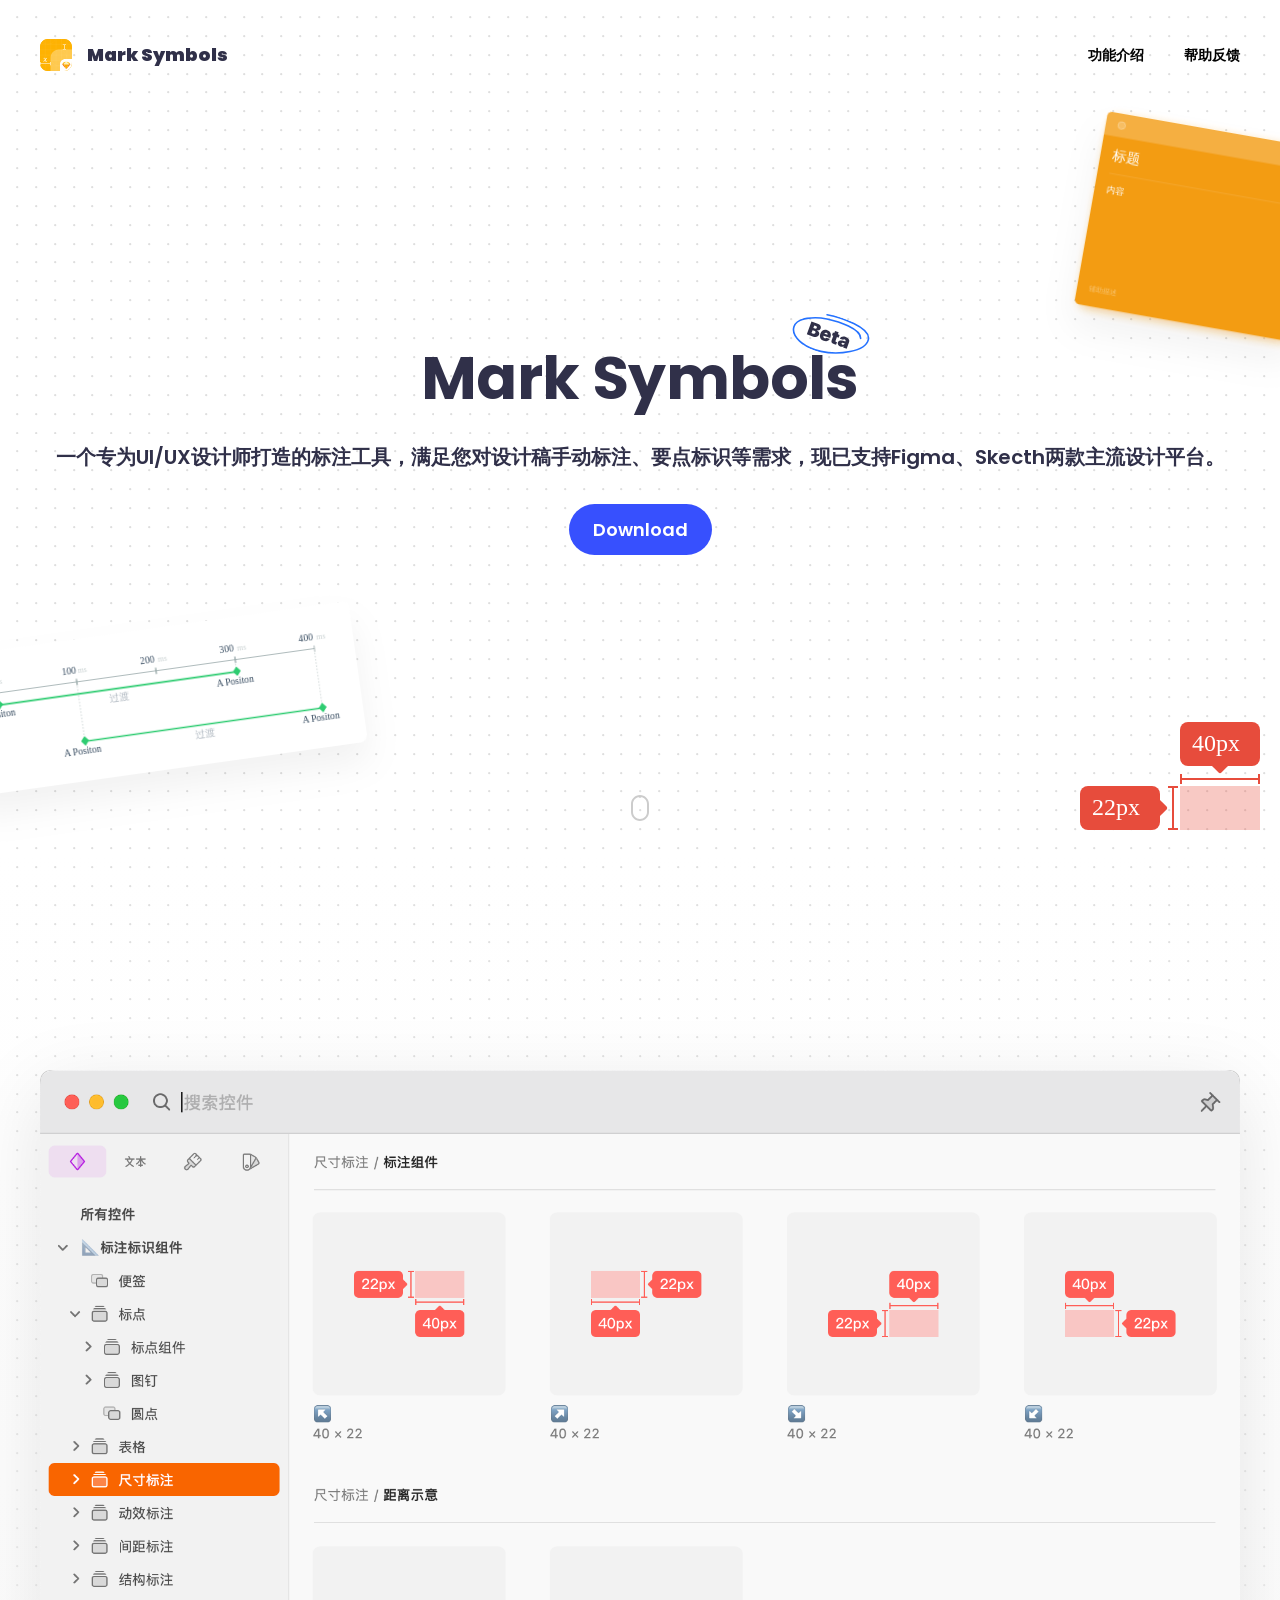
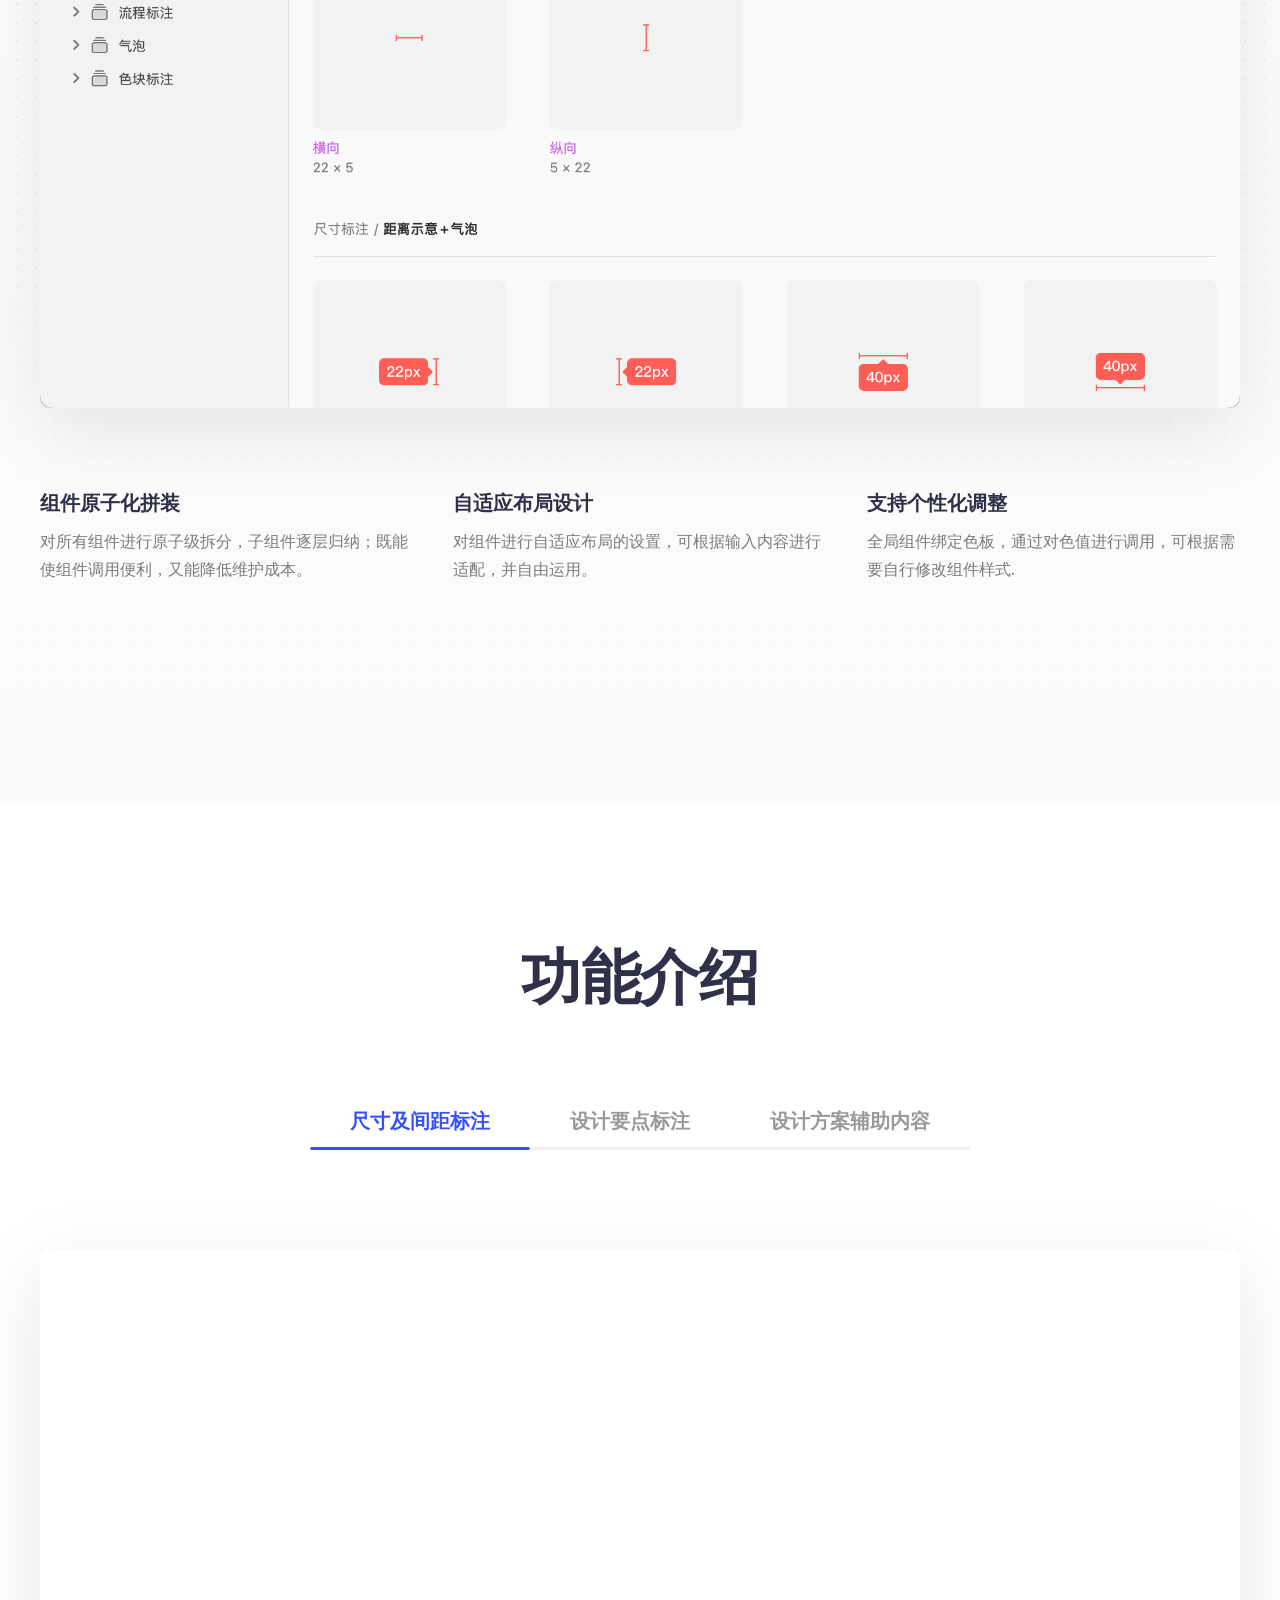
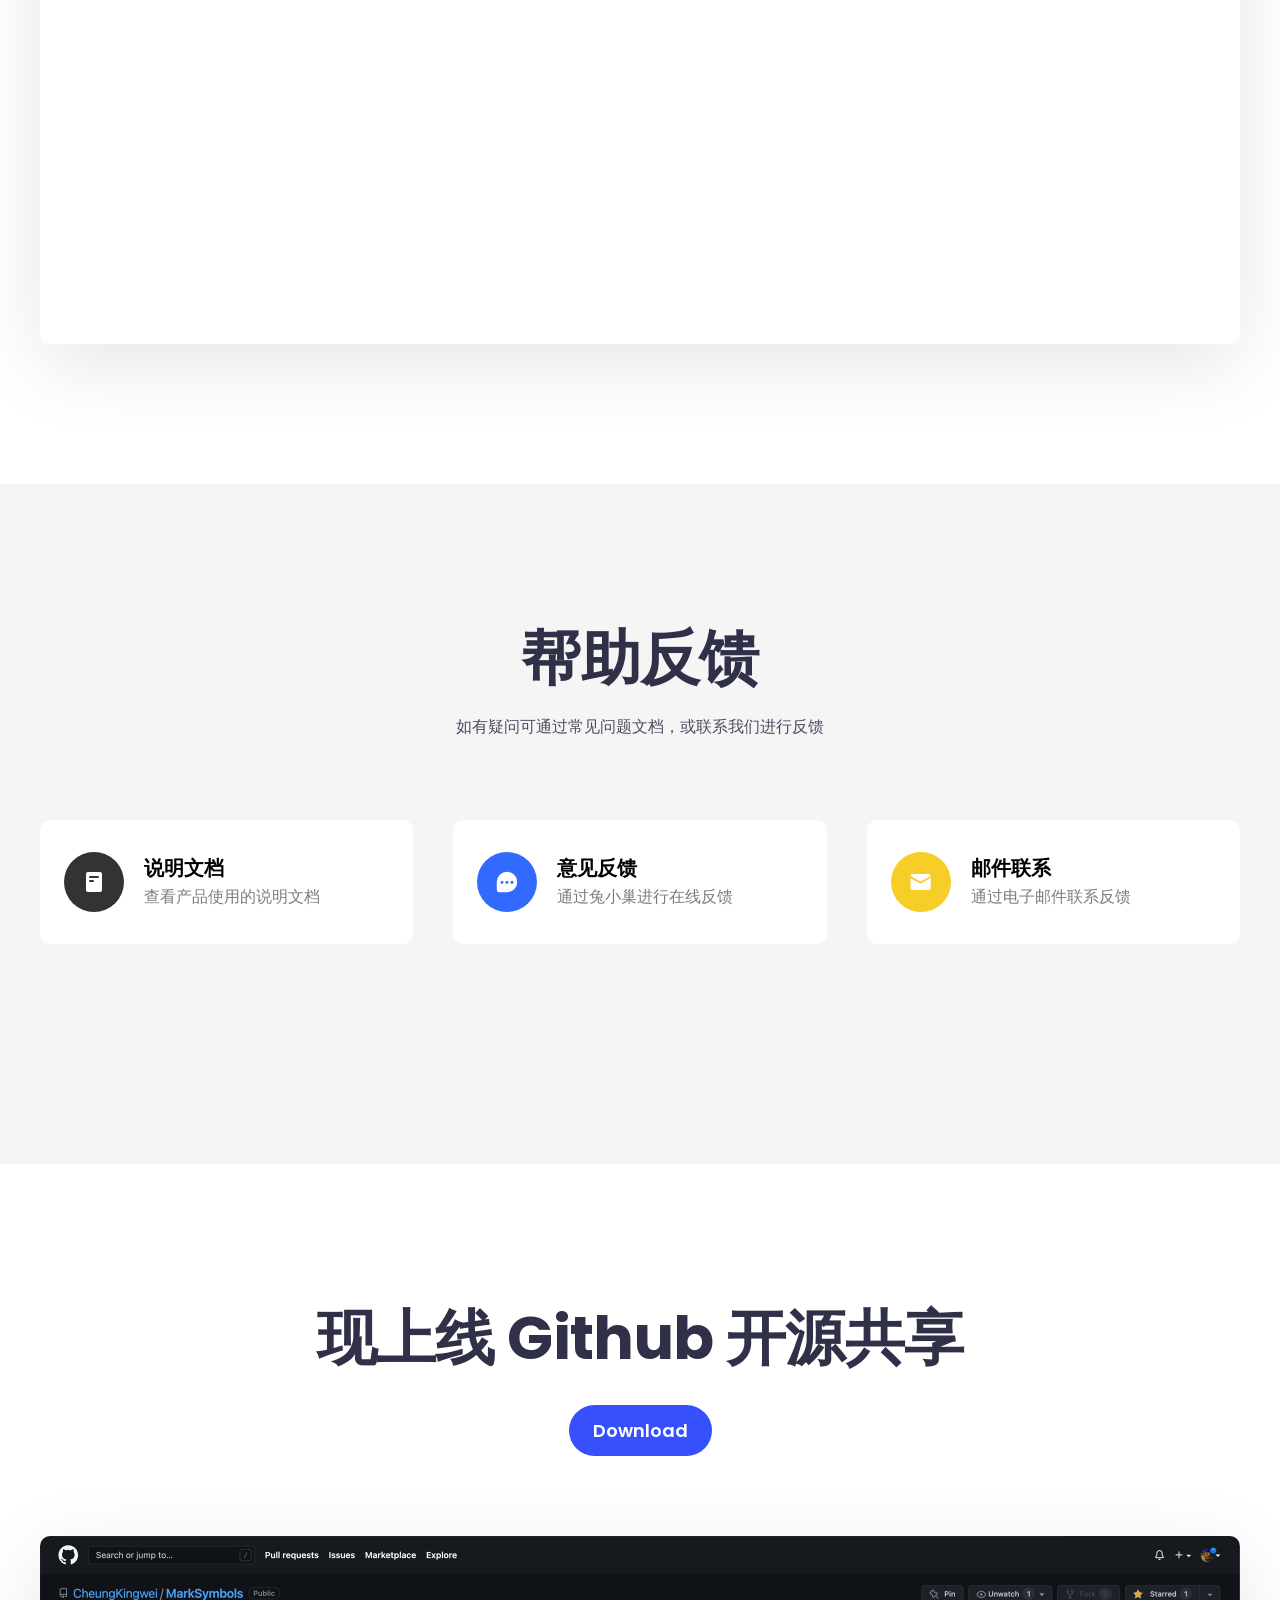
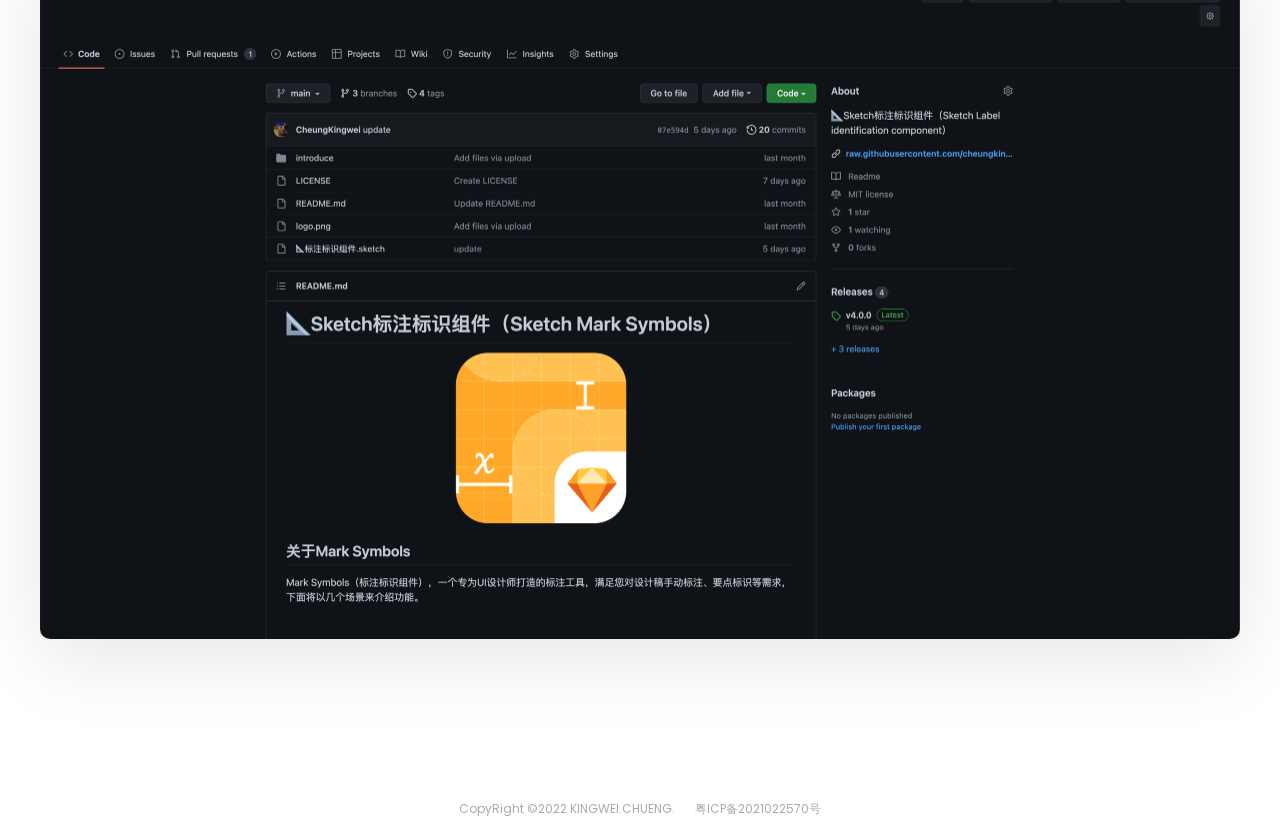
<file: index.html>
<!DOCTYPE html>
<html>

<head>
    <meta charset="utf-8">
    <meta name="viewport" content="width=device-width, initial-scale=1.0, maximum-scale=1.0, viewport-fit=cover, user-scalable=0">
    <title>Mark Symbols - Kingwei.Cheung</title>
    <link rel="icon" href="img/ico/favicon-32x32.png" type="image/png">
    <link rel="apple-touch-icon" sizes="48x48" href="img/ico/icon-48x48.png">
    <link rel="apple-touch-icon" sizes="72x72" href="img/ico/icon-72x72.png">
    <link rel="apple-touch-icon" sizes="96x96" href="img/ico/icon-96x96.png">
    <link rel="apple-touch-icon" sizes="144x144" href="img/ico/icon-144x144.png">
    <link rel="apple-touch-icon" sizes="192x192" href="img/ico/icon-192x192.png">
    <link rel="apple-touch-icon" sizes="256x256" href="img/ico/icon-256x256.png">
    <link rel="apple-touch-icon" sizes="384x384" href="img/ico/icon-384x384.png">
    <link rel="apple-touch-icon" sizes="512x512" href="img/ico/icon-512x512.png">
    <meta name="mobile-web-app-capable" content="yes">
    <meta http-equiv="X-UA-Compatible" content="IE=edge,chrome=1">
    <meta name="next-head-count" content="29">
    <link rel="stylesheet" href="css/style-1.css" data-n-g="">
    <link rel="stylesheet" href="css/swiper-bundle.min.css">
    <link rel="stylesheet" href="css/style-2.css" data-n-p=""><noscript data-n-css=""></noscript>
</head>

<body>
    <div id="__next">
        <div class="index_page__r8Aeo">
            <!-- 吸顶横幅 -->
            <!-- <div class="banner Banner_banner__tqmFn">立即体验 Mark Symbols
                <div class="Banner_divider__GA_2n"></div><a class="cta" target="_blank" href="https://github.com/CheungKingwei/MarkSymbols">Download
                    <svg width="14" height="14">
                        <path d="M 1 6 L 12 6 L 12 8 L 1 8 Z" fill="currentColor"></path>
                        <path d="M 7 2 L 12 7 L 7 12" fill="transparent" stroke-width="2" stroke="currentColor"></path>
                    </svg>
                </a>
            </div> -->
            <!-- 首屏 -->
            <div class="Hero_heroWrapper__H5_fD" style="background-image: url(img/dot.svg);background-position: 2px 2px;">
                <div class="Content_content__enY_u">
                    <div class="Hero_hero__ebl2h">
                        <nav class="Navigation_nav__ZcOb0">
                            <div class="Navigation_profile__qmQXp">
                                <div class="animate_animateInUp__jXBQp animate_delay1__u6fBx">
                                    <svg width="32px" height="32px" viewBox="0 0 160 160" version="1.1" xmlns="http://www.w3.org/2000/svg">
                                        <defs>
                                            <path
                                                d="M51.277704,-2.07168062e-15 L108.722296,2.07168062e-15 C126.552671,-1.2037061e-15 133.018396,1.85651222 139.536914,5.34265408 C146.055433,8.82879593 151.171204,13.9445674 154.657346,20.4630859 C158.143488,26.9816044 160,33.4473292 160,51.277704 L160,108.722296 C160,126.552671 158.143488,133.018396 154.657346,139.536914 C151.171204,146.055433 146.055433,151.171204 139.536914,154.657346 C133.018396,158.143488 126.552671,160 108.722296,160 L51.277704,160 C33.4473292,160 26.9816044,158.143488 20.4630859,154.657346 C13.9445674,151.171204 8.82879593,146.055433 5.34265408,139.536914 C1.85651222,133.018396 8.02470732e-16,126.552671 -1.38112041e-15,108.722296 L1.38112041e-15,51.277704 C-8.02470732e-16,33.4473292 1.85651222,26.9816044 5.34265408,20.4630859 C8.82879593,13.9445674 13.9445674,8.82879593 20.4630859,5.34265408 C26.9816044,1.85651222 33.4473292,1.2037061e-15 51.277704,-2.07168062e-15 Z"
                                                id="path-88-7x_wx62-1"></path>
                                            <circle id="path-88-7x_wx62-3" cx="93.5" cy="93.5" r="40.5"></circle>
                                            <mask id="mask-88-7x_wx62-4" maskContentUnits="userSpaceOnUse"
                                                maskUnits="objectBoundingBox" x="0" y="0" width="81" height="81"
                                                fill="white">
                                                <use xlink:href="#path-88-7x_wx62-3"></use>
                                            </mask>
                                            <circle id="path-88-7x_wx62-5" cx="40.5" cy="-13.5" r="40.5"></circle>
                                            <mask id="mask-88-7x_wx62-6" maskContentUnits="userSpaceOnUse"
                                                maskUnits="objectBoundingBox" x="0" y="0" width="81" height="81"
                                                fill="white">
                                                <use xlink:href="#path-88-7x_wx62-5"></use>
                                            </mask>
                                        </defs>
                                        <g id="页面-1" stroke="none" stroke-width="1" fill="none" fill-rule="evenodd">
                                            <g id="编组-2">
                                                <mask id="mask-88-7x_wx62-2" fill="white">
                                                    <use xlink:href="#path-88-7x_wx62-1"></use>
                                                </mask>
                                                <use id="Gradient" fill="#FEB202" xlink:href="#path-88-7x_wx62-1"></use>
                                                <rect id="Gradient" fill="#FEB202" mask="url(#mask-88-7x_wx62-2)" x="0"
                                                    y="0" width="160" height="160"></rect>
                                                <path
                                                    d="M0,53.5 L160,53.5 M0,26.5 L160,26.5 M0,134.5 L160,134.5 M0,107.5 L160,107.5 M0,80.5 L160,80.5"
                                                    id="Dashed-Lines" stroke="#FFFFFF" opacity="0.200000003"
                                                    stroke-linecap="square" mask="url(#mask-88-7x_wx62-2)"></path>
                                                <path
                                                    d="M0.5,53 L160.5,53 M0.5,26 L160.5,26 M0.5,134 L160.5,134 M0.5,107 L160.5,107 M0.5,80 L160.5,80"
                                                    id="Dashed-Lines" stroke="#FFFFFF" opacity="0.200000003"
                                                    stroke-linecap="square" mask="url(#mask-88-7x_wx62-2)"
                                                    transform="translate(80.500000, 80.000000) rotate(90.000000) translate(-80.500000, -80.000000) ">
                                                </path>
                                                <path
                                                    d="M94,53 L162,53 L162,53 L162,162 L53,162 L53,94 C53,71.3563253 71.3563253,53 94,53 Z"
                                                    id="Outline" fill="#FFFFFF" opacity="0.300000012"
                                                    mask="url(#mask-88-7x_wx62-2)"></path>
                                                <path
                                                    d="M41,-79 L163,-79 L163,-79 L163,27 L0,27 L0,-38 C-2.77305038e-15,-60.6436747 18.3563253,-79 41,-79 Z"
                                                    id="Outline" fill="#FFFFFF" opacity="0.300000012"
                                                    mask="url(#mask-88-7x_wx62-2)"
                                                    transform="translate(81.500000, -26.000000) scale(1, -1) translate(-81.500000, 26.000000) ">
                                                </path>
                                                <g id="椭圆形" opacity="0.300000012" stroke-dasharray="3"
                                                    mask="url(#mask-88-7x_wx62-2)" stroke="#FFFFFF" stroke-width="2">
                                                    <use mask="url(#mask-88-7x_wx62-4)" xlink:href="#path-88-7x_wx62-3">
                                                    </use>
                                                </g>
                                                <g id="椭圆形" opacity="0.300000012" stroke-dasharray="3"
                                                    mask="url(#mask-88-7x_wx62-2)" stroke="#FFFFFF" stroke-width="2">
                                                    <use mask="url(#mask-88-7x_wx62-6)" xlink:href="#path-88-7x_wx62-5">
                                                    </use>
                                                </g>
                                                <path
                                                    d="M113,53 L113,50 L120,50 L120,30 L113,30 L113,27 L130,27 L130,30 L123,30 L123,50 L130,50 L130,53 L113,53 Z"
                                                    id="形状结合" fill="#FFFFFF" mask="url(#mask-88-7x_wx62-2)"></path>
                                                <path
                                                    d="M3,132 L0,132 L0,115 L3,115 L3,122 L50,122 L50,115 L53,115 L53,132 L50,132 L50,125 L3,125 L3,132 Z"
                                                    id="形状结合" fill="#FFFFFF" mask="url(#mask-88-7x_wx62-2)"></path>
                                                <path
                                                    d="M18.9551701,95.1539325 C19.3528608,94.4295673 20.1425609,93.9816918 20.9502519,93.8879504 C22.4804143,93.7014145 24.1355652,94.1852716 25.1799768,95.3575123 C26.42134,96.7655269 26.9809477,98.6185763 27.3843197,100.41576 C28.5584542,98.7322022 29.8149675,97.0940952 31.3082015,95.6775587 C31.9700725,95.0687131 32.6556156,94.4324079 33.5182257,94.1256179 C33.9376947,93.9693823 34.4385957,94.0820613 34.7349699,94.4219922 C35.2841619,95.0242096 35.4347162,95.868829 35.5218294,96.6519009 C35.573908,97.3573285 35.4138848,98.1707008 34.815455,98.6166825 C34.3921984,98.9234725 33.8524753,99.0929645 33.329796,99.0361515 C33.1328444,98.9168443 33.1934449,98.6583453 33.1745073,98.467075 C33.1887105,98.1025252 33.1593572,97.7389223 33.0646689,97.385735 C32.6101652,97.3895225 32.2834907,97.7625943 31.9700725,98.0447654 C30.537439,99.5095929 29.3879234,101.217769 28.2327266,102.901327 C28.7705559,104.848117 29.0669302,106.850774 29.5630967,108.807034 C29.7411107,109.432923 29.916284,110.116573 30.4257069,110.562554 C30.8915731,110.970661 31.6007883,110.987705 32.1338832,110.70364 C33.0902347,110.225464 33.7653621,109.346757 34.3600044,108.485094 C34.5219213,108.215232 34.758642,107.887611 35.122245,107.964308 C35.8200975,108.149897 36.2414603,109.002092 36.0151553,109.678166 C35.7841159,110.060707 35.4347162,110.3514 35.1525452,110.694171 C34.1687341,111.706389 33.0466781,112.633387 31.7182017,113.151332 C30.9095639,113.476112 29.9873002,113.493156 29.1568841,113.242232 C28.2885926,112.957221 27.7176224,112.170361 27.357807,111.370245 C26.5112939,109.513408 26.1798849,107.482345 25.6846653,105.516617 C24.0598146,107.978512 22.4207607,110.431885 20.7561409,112.867267 C20.335725,113.528191 19.5356091,113.8899 18.762006,113.845397 C18.2431143,113.863387 17.6257468,113.696736 17.3842917,113.190154 C17.1740837,112.704403 17.3558852,112.15237 17.6285874,111.731008 C17.9543151,111.247151 18.3330681,110.801169 18.7004586,110.348559 C20.7182656,107.833639 22.7824699,105.355647 24.8106926,102.849248 C24.6847572,102.40516 24.6326786,101.945922 24.5635562,101.490471 C24.3221011,100.253843 24.0588677,98.9850199 23.3808997,97.902733 C22.9841559,97.2626403 22.3175505,96.7030326 21.5269034,96.7285984 C20.6368337,97.3961507 20.0885886,98.3932182 19.5157246,99.3221101 C19.4172488,99.5654589 19.0375489,99.5559901 18.9608514,99.3003318 C18.6455394,98.6280451 18.576417,97.8733796 18.4968788,97.1433331 C18.5214978,96.4615775 18.6029297,95.7533093 18.9551701,95.1539325 Z"
                                                    id="路径" fill="#FFFFFF" fill-rule="nonzero"
                                                    mask="url(#mask-88-7x_wx62-2)"></path>
                                                <g id="编组" mask="url(#mask-88-7x_wx62-2)">
                                                    <g transform="translate(100.000000, 100.000000)">
                                                        <path
                                                            d="M26.6666667,0 L60,0 L60,0 L60,60 L0,60 L0,26.6666667 C-5.35632368e-15,11.9390733 11.9390733,6.25812868e-15 26.6666667,0 Z"
                                                            id="矩形" fill="#FFFFFF"></path>
                                                        <g id="Icon" stroke-width="1" fill="none"
                                                            transform="translate(10.666667, 13.333333)">
                                                            <polygon id="路径" fill="#EA6C00"
                                                                points="8.39741221 13.3796423 20.731816 37.521676 0 13.3796423">
                                                            </polygon>
                                                            <polygon id="路径" fill="#EA6C00"
                                                                points="33.0660936 13.3796423 20.7317655 37.521676 41.4637043 13.3796423">
                                                            </polygon>
                                                            <polygon id="路径" fill="#FDAD00"
                                                                points="8.39736177 13.3796423 33.0660936 13.3796423 20.7317403 37.521676">
                                                            </polygon>
                                                            <polygon id="路径" fill="#FDD231"
                                                                points="20.7317403 0 9.04649047 1.23534884 8.39736177 13.3796171">
                                                            </polygon>
                                                            <polygon id="路径" fill="#FDD231"
                                                                points="20.7317151 0 32.416864 1.23534884 33.0660936 13.3796171">
                                                            </polygon>
                                                            <polygon id="路径" fill="#FDAD00"
                                                                points="41.4637043 13.3796171 32.4171163 1.23534632 33.0663458 13.3796171">
                                                            </polygon>
                                                            <polygon id="路径" fill="#FDAD00"
                                                                points="0 13.3796171 9.04656614 1.23534632 8.39741221 13.3796171">
                                                            </polygon>
                                                            <polygon id="路径" fill="#FEEEB7"
                                                                points="20.7317403 0 8.39736177 13.3796171 33.0660936 13.3796171">
                                                            </polygon>
                                                        </g>
                                                    </g>
                                                </g>
                                            </g>
                                        </g>
                                    </svg>
                                </div>
                                <p class="animate_animateInUp__jXBQp animate_delay2__AOFNp">Mark Symbols</p>
                            </div>
                            <ul class="Navigation_list__7f_cF">
                                <li class="animate_animateInUp__jXBQp animate_delay2__AOFNp">
                                    <a href="#introduce" class="Navigation_textLink__z5fWv">功能介绍</a>
                                </li>
                                <!-- <li class="animate_animateInUp__jXBQp animate_delay3__4SE1j">
                                    <a href="#" class="Navigation_textLink__z5fWv">更新日志</a>
                                </li> -->
                                <li class="animate_animateInUp__jXBQp animate_delay4__HEdmN">
                                    <a href="#help" class="Navigation_textLink__z5fWv">帮助反馈</a>
                                </li>
                            </ul>
                        </nav>
                        <div class="Hero_title__3tyiB animate_animateInUp__jXBQp animate_delay4__HEdmN">
                            <svg width="85px" height="40px" viewBox="0 0 95 50" version="1.1" xmlns="http://www.w3.org/2000/svg" style="right: -190px;top: 20px;position: relative;transform: rotate(20deg);">
                                <g id="控件" stroke="none" stroke-width="1" fill="none" fill-rule="evenodd">
                                    <g id="编组-4" transform="translate(1.000000, 1.000000)">
                                        <path d="M33.7925502,1.62910809 C50.4362546,-1.04620996 91.0729254,-2.29003785 92.9193896,13.2624688 C94.7658538,28.8149754 64.5021235,44.5237671 42.0840778,47.4166667 C19.666032,50.3095663 0.571208123,42.1268506 0.0109471395,29.8601439 C-0.549313844,17.5934371 20.5159563,8.73255408 35.508759,6.68496934 C50.5015617,4.63738459 79.6775958,3.58878538 83.3945433,15.2678018" id="路径" stroke="#2572FF" stroke-width="2" stroke-linecap="round"></path>
                                        <g id="Beta" transform="translate(18.393513, 16.369281)" fill="#303049" fill-opacity="1" fill-rule="nonzero">
                                            <path d="M8.58984375,16.9101562 C12.2109375,16.9101562 14.5546875,14.953125 14.5546875,11.9882812 C14.5546875,9.75 12.6445312,8.02734375 10.359375,7.96875 L10.359375,7.875 C12.3164062,7.62890625 13.7929688,6.1640625 13.7929688,4.21875 C13.7929688,1.58203125 11.765625,0 8.30859375,0 L0,0 L0,16.9101562 L8.58984375,16.9101562 Z M4.96875,3.41015625 L6.9609375,3.41015625 C8.21484375,3.41015625 8.96484375,4.04296875 8.96484375,5.0859375 C8.96484375,6.10546875 8.16796875,6.7734375 6.890625,6.7734375 L4.96875,6.7734375 L4.96875,3.41015625 Z M4.96875,13.5 L4.96875,9.62109375 L7.125,9.62109375 C8.61328125,9.62109375 9.50390625,10.3242188 9.50390625,11.53125 C9.50390625,12.8085938 8.625,13.5 7.08984375,13.5 L4.96875,13.5 Z" id="形状"></path>
                                            <path d="M22.4179688,6.7265625 C23.6015625,6.7265625 24.4335938,7.51171875 24.515625,8.73046875 L20.3203125,8.73046875 C20.4140625,7.55859375 21.28125,6.7265625 22.4179688,6.7265625 Z M24.65625,12.65625 C24.3632812,13.453125 23.5546875,13.9335938 22.546875,13.9335938 C21.1992188,13.9335938 20.25,12.984375 20.25,11.6484375 L20.25,11.34375 L29.0039062,11.34375 L29.0039062,10.0429688 C29.0039062,6.01171875 26.3789062,3.41015625 22.3242188,3.41015625 C18.1992188,3.41015625 15.609375,6.09375 15.609375,10.3945312 C15.609375,14.671875 18.1757812,17.2382812 22.4765625,17.2382812 C26.0625,17.2382812 28.5351562,15.4804688 28.9453125,12.65625 L24.65625,12.65625 Z" id="形状"></path>
                                            <path d="M31.6875,0.84375 L31.6875,3.73828125 L29.9414062,3.73828125 L29.9414062,7.23046875 L31.6875,7.23046875 L31.6875,13.2421875 C31.6875,15.84375 33.140625,16.9101562 36.8203125,16.9101562 C37.734375,16.9101562 38.3554688,16.828125 38.8125,16.734375 L38.8125,13.3945312 C38.53125,13.4414062 38.34375,13.453125 37.9804688,13.453125 C36.9726562,13.453125 36.4921875,13.0195312 36.4921875,12.1875 L36.4921875,7.23046875 L38.8125,7.23046875 L38.8125,3.73828125 L36.4921875,3.73828125 L36.4921875,0.84375 L31.6875,0.84375 Z" id="路径"></path>
                                            <path d="M46.1835938,13.875 C45.2929688,13.875 44.6953125,13.4414062 44.6953125,12.7148438 C44.6953125,12.046875 45.234375,11.6015625 46.1953125,11.53125 L48.3164062,11.3789062 L48.3164062,12.2460938 C48.3164062,13.2421875 47.296875,13.875 46.1835938,13.875 Z M44.4023438,17.0976562 C45.9375,17.0976562 47.53125,16.4179688 48.2226562,15.1289062 L48.3164062,15.1289062 L48.3164062,16.9101562 L53.0039062,16.9101562 L53.0039062,7.8984375 C53.0039062,5.2265625 50.578125,3.41015625 46.9453125,3.41015625 C43.1367188,3.41015625 40.7578125,5.19140625 40.640625,7.98046875 L44.9296875,7.98046875 C45.0117188,7.30078125 45.6679688,6.73828125 46.6875,6.73828125 C47.6367188,6.73828125 48.3164062,7.23046875 48.3164062,8.1328125 L48.3164062,8.80078125 L45.4101562,8.9765625 C41.8945312,9.1875 39.9609375,10.5585938 39.9609375,13.078125 C39.9609375,15.4570312 41.9882812,17.0976562 44.4023438,17.0976562 Z" id="形状"></path>
                                        </g>
                                    </g>
                                </g>
                            </svg>
                            <h1>Mark Symbols</h1>
                            <br>
                            <h4 class="sub-heading">一个专为UI/UX设计师打造的标注工具，满足您对设计稿手动标注、要点标识等需求，现已支持Figma、Skecth两款主流设计平台。</h4>
                            <button><a href="https://github.com/CheungKingwei/MarkSymbols" target="_blank">Download</a></button>
                        </div>
                        <div class="Hero_cursor__QOxjm animate_animateInUp__jXBQp animate_delay5__FPRzW">
                            <div style="transform:none">
                                <picture class="Image_picture__8Cny_ undefined"><img class="Image_image__aSzJD" src="img/icon-3.svg" alt=""></picture>
                            </div>
                        </div>
                        <div class="Hero_scrollIndicator__nkyoy animate_animateInUp__jXBQp animate_delay6__AEeqs"><svg xmlns="http://www.w3.org/2000/svg" width="18" height="26">
                                <path
                                    d="M 0 9 C 0 4.029 4.029 0 9 0 C 13.971 0 18 4.029 18 9 L 18 17 C 18 21.971 13.971 26 9 26 C 4.029 26 0 21.971 0 17 Z M 2 17 C 2 20.866 5.134 24 9 24 C 12.866 24 16 20.866 16 17 L 16 9 C 16 5.134 12.866 2 9 2 C 5.134 2 2 5.134 2 9 Z"
                                    fill="#CCC"></path>
                                <path
                                    d="M 8 7 C 8 6.448 8.448 6 9 6 L 9 6 C 9.552 6 10 6.448 10 7 L 10 13 C 10 13.552 9.552 14 9 14 L 9 14 C 8.448 14 8 13.552 8 13 Z"
                                    fill="#CCC" class="IconMouse_dot__Ifkbq"></path>
                            </svg></div>
                    </div>
                </div>
                <div class="Hero_iconWrapper__DFF6G">
                    <div class="Hero_appIcon__qNQkp Hero_framer__pA_g_">
                        <div style="opacity:1;transform:translateY(80px) scale(0) rotate(-60deg) translateZ(1)">
                            <picture class="Image_picture__8Cny_ undefined"><img class="Image_image__aSzJD" src="img/icon-2.svg" alt=""></picture>
                        </div>
                    </div>
                    <div class="Hero_appIcon__qNQkp Hero_blendle___zyH0">
                        <div style="opacity:1;transform:translateY(80px) scale(0) rotate(60deg) translateZ(1)">
                            <picture class="Image_picture__8Cny_ undefined"><img class="Image_image__aSzJD" src="img/icon-1.svg" alt=""></picture>
                        </div>
                    </div>
                </div>
            </div>
            <!-- 介绍图 -->
            <div style="background-image: url(img/dot.svg);background-position: 2px 2px;">
                <div class="Previously_history__OlaVV">
                    <div class="Content_content__enY_u">
                        <!-- <h1 class="Previously_title__vzzut">功能介绍</h1> -->
                    </div>
                    <div class="Previously_visual__7dzOz">
                        <!-- <div class="Previously_artboardWrapper__2rI2m">
                            <div style="transform:translateY(80px) translateZ(0)">
                                <div class="Previously_artboard__r1xG_">
                                    <picture class="Image_picture__8Cny_ undefined">
                                        <img class="Image_image__aSzJD" src="img/artboard.png" alt="Framer Artboard">
                                    </picture>
                                </div>
                            </div>
                        </div> -->
                        <div class="Previously_appWindow__6f_hA">
                            <picture class="Image_picture__8Cny_ undefined">
                                <img class="Image_image__aSzJD" src="img/app-window.png" alt="Framer App Window">
                            </picture>
                        </div>
                    </div>
                    <div class="Content_content__enY_u">
                        <div class="Grid_grid__tdbxd  ">
                            <div>
                                <h4>组件原子化拼装</h4>
                                <p>对所有组件进行原子级拆分，子组件逐层归纳；既能使组件调用便利，又能降低维护成本。</p>
                            </div>
                            <div>
                                <h4>自适应布局设计</h4>
                                <p>对组件进行自适应布局的设置，可根据输入内容进行适配，并自由运用。</p>
                            </div>
                            <div>
                                <h4>支持个性化调整</h4>
                                <p>全局组件绑定色板，通过对色值进行调用，可根据需要自行修改组件样式.</p>
                            </div>
                        </div>
                    </div>
                </div>
            </div>
            <!-- 功能介绍 -->
            <div class="Icons_icons__6AOHq" id="introduce">
                <div class="Content_content__enY_u">
                    <div class="Icons_title__jHmZB">
                        <h1>功能介绍</h1>
                    </div>
                    <div class="section-1 wf-section">
                        <div id="swiper-section-1" class="container">
                            <div class="section-1_title-links-wrapper">
                                <div class="swiper cc-thumbs-swiper1 w-dyn-list">
                                    <div role="list" class="swiper-wrapper cc-thumbs-1-swiper-wrapper w-dyn-items">
                                        <div role="listitem" class="swiper-slide w-dyn-item">
                                            <div fs-cmstabs-element="tab-link" class="tabs_tab-link-purple">
                                                <div class="tabs_tab-link-grey-border">
                                                    <div class="tabs_tab-link-accent-border cc-purple"></div>
                                                </div>
                                                <div class="tabs_tab-link-black-text cc-purple">
                                                    <h4>尺寸及间距标注</h4>
                                                </div>
                                            </div>
                                        </div>
                                        <div role="listitem" class="swiper-slide w-dyn-item">
                                            <div fs-cmstabs-element="tab-link" class="tabs_tab-link-purple">
                                                <div class="tabs_tab-link-grey-border">
                                                    <div class="tabs_tab-link-accent-border cc-purple"></div>
                                                </div>
                                                <div class="tabs_tab-link-black-text cc-purple">
                                                    <h4>设计要点标注</h4>
                                                </div>
                                            </div>
                                        </div>
                                        <div role="listitem" class="swiper-slide w-dyn-item">
                                            <div fs-cmstabs-element="tab-link" class="tabs_tab-link-purple">
                                                <div class="tabs_tab-link-grey-border">
                                                    <div class="tabs_tab-link-accent-border cc-purple"></div>
                                                </div>
                                                <div class="tabs_tab-link-black-text cc-purple">
                                                    <h4>设计方案辅助内容</h4>
                                                </div>
                                            </div>
                                        </div>
                                    </div>
                                </div>
                                <div class="tabs_statement-wrapper cc-section-1">
                                    <p class="statement-black-text">全局组件绑定色板，通过对色值进行调用，可根据需要自行修改组件样式</p>
                                </div>
                            </div>
                        </div>
                        <div class="swiper cc-swiper1 w-dyn-list">
                            <div role="list" class="swiper-wrapper w-dyn-items">
                                <div role="listitem" class="swiper-slide w-dyn-item">
                                    <div class="section-1_tab-pane-wrapper">
                                        <div id="w-node-e80f3ddb-432e-79a2-11db-9507593f307d-cf183f2b" class="section-1-tabs_content-wrapper">
                                            <div class="tabs_content-video w-embed"><video class="tabs-video lozad" width="100%" height="100%" playsinline="true" autoplay="true" loop="true" muted="true">
                                                    <source src="media/1.mp4" type="video/mp4">
                                                </video></div>
                                        </div>
                                    </div>
                                </div>
                                <div role="listitem" class="swiper-slide w-dyn-item">
                                    <div class="section-1_tab-pane-wrapper">
                                        <div id="w-node-e80f3ddb-432e-79a2-11db-9507593f307d-cf183f2b" class="section-1-tabs_content-wrapper">
                                            <div class="tabs_content-video w-embed"><video class="tabs-video lozad" width="100%" height="100%" playsinline="true" autoplay="true" loop="true" muted="true">
                                                    <source src="media/2.mp4" type="video/mp4">
                                                </video></div>
                                        </div>
                                    </div>
                                </div>
                                <div role="listitem" class="swiper-slide w-dyn-item">
                                    <div class="section-1_tab-pane-wrapper">
                                        <div id="w-node-e80f3ddb-432e-79a2-11db-9507593f307d-cf183f2b" class="section-1-tabs_content-wrapper">
                                            <div class="tabs_content-video w-embed">
                                                <video class="tabs-video lozad" width="100%" height="100%" playsinline="true" autoplay="true" loop="true" muted="true">
                                                    <source src="media/3.mp4" type="video/mp4">
                                                </video></div>
                                        </div>
                                    </div>
                                </div>
                            </div>
                        </div>
                    </div>
                </div>
            </div>
            <!-- 帮助反馈 -->
            <div class="Timeline_timeline__RBMdZ" id="help">
                <div class="Content_content__enY_u">
                    <div class="Icons_title__jHmZB">
                        <h1>帮助反馈</h1>
                        <p>如有疑问可通过常见问题文档，或联系我们进行反馈</p>
                    </div>
                    <div class="Grid_grid__tdbxd">
                        <div class="Timeline_list__NDwKL">
                            <a class="Timeline_listItem__EMaQL" href="#" target="_blank">
                                <div class="Timeline_logo__Ew6MI" style="background:#333333">
                                    <svg t="1653200286189" class="icon" viewBox="0 0 1024 1024" version="1.1" xmlns="http://www.w3.org/2000/svg" p-id="7851" width="24" height="24"><path d="M768 85.333333a85.333333 85.333333 0 0 1 85.333333 85.333334v682.666666a85.333333 85.333333 0 0 1-85.333333 85.333334H256a85.333333 85.333333 0 0 1-85.333333-85.333334V170.666667a85.333333 85.333333 0 0 1 85.333333-85.333334h512z m-298.666667 341.333334H341.333333a42.666667 42.666667 0 0 0 0 85.333333h128a42.666667 42.666667 0 0 0 0-85.333333z m213.333334-170.666667H341.333333a42.666667 42.666667 0 1 0 0 85.333333h341.333334a42.666667 42.666667 0 0 0 0-85.333333z" p-id="7852" fill="#ffffff"></path></svg></div>
                                <div>
                                    <h4>说明文档</h4>
                                    <p>查看产品使用的说明文档</p>
                                </div>
                            </a>
                        </div>
                        <div class="Timeline_list__NDwKL">
                            <a class="Timeline_listItem__EMaQL" href="https://support.qq.com/product/408708" target="_blank">
                                <div class="Timeline_logo__Ew6MI" style="background:#3269ff"><svg t="1653200603803" class="icon" viewBox="0 0 1024 1024" version="1.1" xmlns="http://www.w3.org/2000/svg" p-id="11863" width="32" height="32"><path d="M512.039385 184.418462a327.995077 327.995077 0 0 0-327.660308 327.483076v251.47077a76.425846 76.425846 0 0 0 76.386461 76.20923h251.273847a328.073846 328.073846 0 0 0 327.699692-327.68 328.034462 328.034462 0 0 0-327.699692-327.483076z m-159.684923 386.756923a48.462769 48.462769 0 0 1-34.087385-14.178462 47.773538 47.773538 0 0 1-13.981539-33.870769 47.990154 47.990154 0 0 1 48.068924-48.049231 48.226462 48.226462 0 0 1 48.029538 48.049231 48.226462 48.226462 0 0 1-48.068923 48.088615z m159.507692 0a47.872 47.872 0 0 1-33.851077-14.178462 47.694769 47.694769 0 0 1-13.981539-33.870769 47.990154 47.990154 0 0 1 48.029539-48.049231 48.068923 48.068923 0 0 1 47.852308 48.049231 48.108308 48.108308 0 0 1-48.108308 48.088615z m193.575384-13.981539a48.285538 48.285538 0 0 1-33.851076 13.981539 47.970462 47.970462 0 0 1-33.890462-14.178462 47.143385 47.143385 0 0 1-14.178462-33.870769 47.596308 47.596308 0 0 1 14.178462-34.067692 47.793231 47.793231 0 0 1 33.890462-13.981539 48.128 48.128 0 0 1 34.048 14.178462 47.497846 47.497846 0 0 1 13.981538 33.870769 47.675077 47.675077 0 0 1-14.237538 34.067692z" fill="#ffffff" p-id="11864"></path></svg></div>
                                <div>
                                    <h4>意见反馈</h4>
                                    <p>通过兔小巢进行在线反馈</p>
                                </div>
                            </a>
                        </div>
                        <div class="Timeline_list__NDwKL">
                            <a class="Timeline_listItem__EMaQL" href="mailto:kingweicheung@qq.com" target="_blank">
                                <div class="Timeline_logo__Ew6MI" style="background:#f7cd27">
                                    <svg t="1653200182723" class="icon" viewBox="0 0 1024 1024" version="1.1" xmlns="http://www.w3.org/2000/svg" p-id="3061" width="24" height="24"><path d="M149.6 171.8h691.9c47.2 0 85.9 37.7 86.5 83.9L495.7 493 63.5 256c0.4-46.4 38.8-84.2 86.1-84.2z m-86.1 175l-0.4 419.6c0 46.7 38.9 84.9 86.5 84.9h691.9c47.6 0 86.5-38.2 86.5-84.9V346.6L505.9 572.8c-6.5 3.5-14.3 3.5-20.7 0l-421.7-226z" p-id="3062" fill="#ffffff"></path></svg>
                                </div>
                                <div>
                                    <h4>邮件联系</h4>
                                    <p>通过电子邮件联系反馈</p>
                                </div>
                            </a>
                        </div>
                    </div>
                </div>
            </div>
            <!-- github -->
            <div class="Icons_icons__6AOHq">
                <div class="Content_content__enY_u">
                    <div class="Icons_title__jHmZB">
                        <h1>现上线 Github 开源共享</h1>
                        <button><a href="https://github.com/CheungKingwei/MarkSymbols" target="_blank">Download</a></button>
                    </div>
                </div>
                <div class="Previously_visual__7dzOz" style="margin-bottom: 0px;">
                    <div class="Previously_appWindow__6f_hA">
                        <picture class="Image_picture__8Cny_ undefined">
                            <img class="Image_image__aSzJD" src="img/git-window.png" alt="">
                        </picture>
                    </div>
                </div>
            </div>
            <!-- 页脚 -->
            <div class="Footer_footer__BcpJO">
                <div class="Content_content__enY_u">
                    <div class="Footer_list__ztgur">
                        <div>CopyRight ©2022 KINGWEI.CHUENG.</div>
                        <a href="https://beian.miit.gov.cn/#/Integrated/index" target="_blank">粤ICP备2021022570号</a>
                    </div>
                </div>
            </div>
        </div>
    </div>
    <!-- 切换 -->
    <script src="js/swiper-bundle.min.js"></script>
    <script>
        var Webflow = Webflow || [];
        Webflow.push(function() {
            // DOMready has fired
            // May now use jQuery and Webflow api
            if ($(window).width() >= 912) {
                // start everything
                var tabTimeout;
                clearTimeout(tabTimeout);
                tabLoop();

                // Cycle through all tabs. Match class names
                function tabLoop() {
                    tabTimeout = setTimeout(function() {
                        var $next = $(".tabs_menu-copy").children(".w--current:first").next();

                        if ($next.length) {
                            $next.click(); // user click resets timeout
                        } else {
                            $(".tab-link-no-styles:first").click();
                        }
                    }, 6000); // 6 second tab loop (change this)
                }

                // Reset loop if a tab is clicked
                $(".tab-link-no-styles").click(function() {
                    clearTimeout(tabTimeout);
                    tabLoop();
                });
            }
        });

        // Section 1 Tabs

        var swiper1thumbs = new Swiper(".cc-thumbs-swiper1", {
            slidesPerView: 3,
            spaceBetween: 0,
            allowTouchMove: false,
            direction: "vertical",
        });

        var swiper1 = new Swiper(".cc-swiper1", {
            slidesPerView: 1,
            spaceBetween: 0,
            effect: "fade",
            allowTouchMove: false,
            autoplay: {
                delay: 10000,
                pauseOnMouseEnter: true,
                disableOnInteraction: false
            },
            thumbs: {
                swiper: swiper1thumbs
            }
        });

        // Section 2 Tabs

        var swiper2thumbs = new Swiper(".cc-thumbs-swiper2", {
            slidesPerView: 3,
            spaceBetween: 0,
            allowTouchMove: false,
            direction: "vertical"
        });

        var swiper2 = new Swiper(".cc-swiper2", {
            slidesPerView: 1,
            spaceBetween: 0,
            effect: "fade",
            allowTouchMove: false,
            autoplay: {
                delay: 10000,
                pauseOnMouseEnter: true,
                disableOnInteraction: false
            },
            thumbs: {
                swiper: swiper2thumbs
            }
        });

        // Section 3 Tabs

        var swiper3thumbs = new Swiper(".cc-thumbs-swiper3", {
            slidesPerView: 3,
            spaceBetween: 0,
            allowTouchMove: false,
            direction: "vertical"
        });

        var swiper3 = new Swiper(".cc-swiper3", {
            slidesPerView: 1,
            spaceBetween: 0,
            effect: "fade",
            allowTouchMove: false,
            autoplay: {
                delay: 10000,
                pauseOnMouseEnter: true,
                disableOnInteraction: false
            },
            thumbs: {
                swiper: swiper3thumbs
            }
        });

        // Section 4 Tabs

        var swiper4thumbs = new Swiper(".cc-thumbs-swiper4", {
            slidesPerView: 3,
            spaceBetween: 0,
            allowTouchMove: false,
            direction: "vertical"
        });

        var swiper4 = new Swiper(".cc-swiper4", {
            slidesPerView: 1,
            spaceBetween: 0,
            effect: "fade",
            allowTouchMove: false,
            autoplay: {
                delay: 10000,
                pauseOnMouseEnter: true,
                disableOnInteraction: false
            },
            thumbs: {
                swiper: swiper4thumbs
            }
        });

        // Mobile Image Slider

        function ImagesliderApp(el) {
            this.el = el;

            el.addEventListener("mousemove", updateSlider.bind(this));
            el.addEventListener("touchstart", updateSlider.bind(this));
            el.addEventListener("touchmove", updateSlider.bind(this));
        }

        function updateSlider(e) {
            const rightImageContainer = this.el.querySelector(".hero-wrapper");
            const {
                left,
                width
            } = rightImageContainer.getBoundingClientRect();
            const pageX = e.type == "mousemove" ? e.pageX : e.changedTouches[0].pageX;
            const position = ((pageX - left) / width) * 100;

            if (position < 100 && position > 0) {
                this.el.querySelector(
                    ".hero-clipping-wrapper"
                ).style.width = `${position}%`;
                this.el.querySelector(".handlebar_wrapper").style.left = `${position}%`;
            }
        }

        var hero = document.getElementById("hero-section");

        setTimeout(function() {
            ImagesliderApp(hero);
        }, 4000)


        var tabs1Observer = new IntersectionObserver(function(entries) {
            if (entries[0]['isIntersecting'] === true) {
                swiper1.autoplay.start();
            } else {
                swiper1.autoplay.stop();
            }
        }, {
            threshold: [0, 1]
        });

        tabs1Observer.observe(document.querySelector("#swiper-section-1"));

        var tabs2Observer = new IntersectionObserver(function(entries) {
            if (entries[0]['isIntersecting'] === true) {
                swiper2.autoplay.start();
            } else {
                swiper2.autoplay.stop();
            }
        }, {
            threshold: [0, 1]
        });

        tabs2Observer.observe(document.querySelector("#swiper-section-2"));

        var tabs3Observer = new IntersectionObserver(function(entries) {
            if (entries[0]['isIntersecting'] === true) {
                swiper3.autoplay.start();
            } else {
                swiper3.autoplay.stop();
            }
        }, {
            threshold: [0, 1]
        });

        tabs3Observer.observe(document.querySelector("#swiper-section-3"));

        var tabs4Observer = new IntersectionObserver(function(entries) {
            if (entries[0]['isIntersecting'] === true) {
                swiper4.autoplay.start();
            } else {
                swiper4.autoplay.stop();
            }
        }, {
            threshold: [0, 1]
        });

        tabs4Observer.observe(document.querySelector("#swiper-section-4"));
    </script>
</body>

</html>
</file>
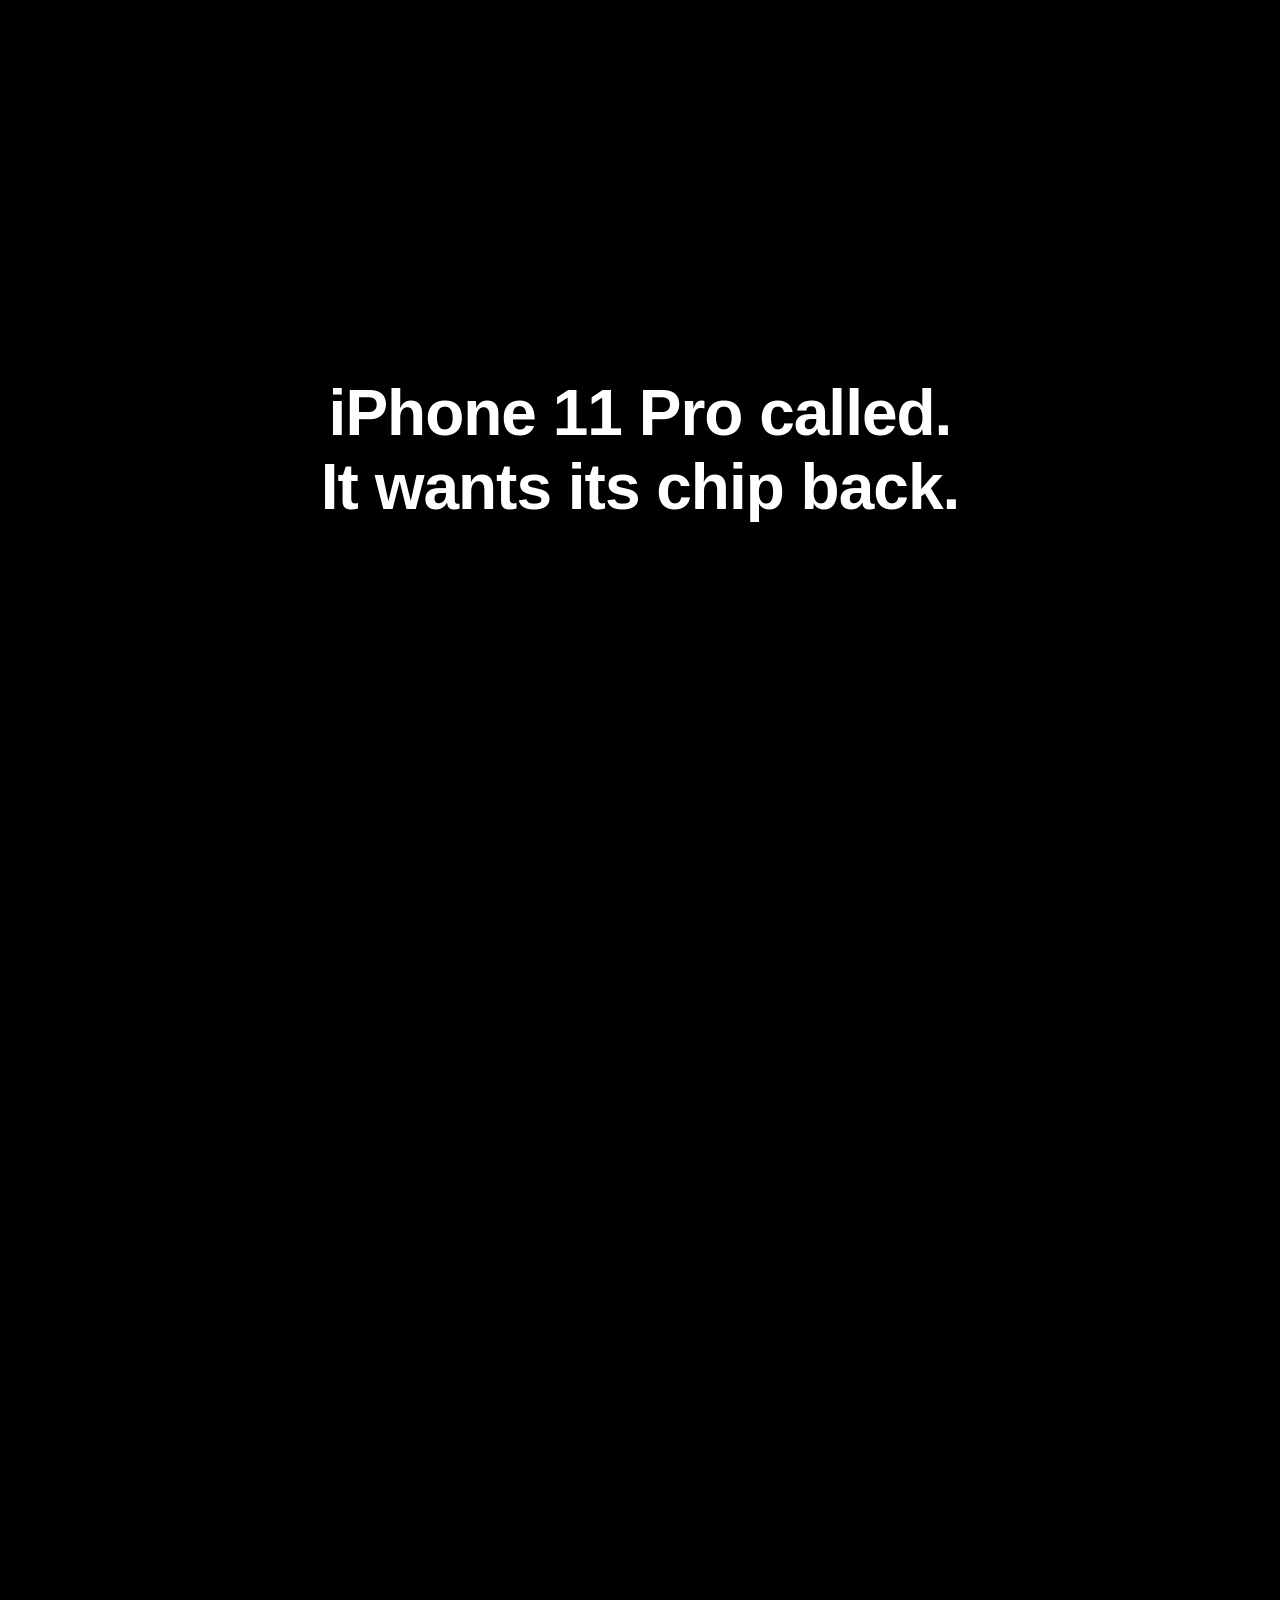
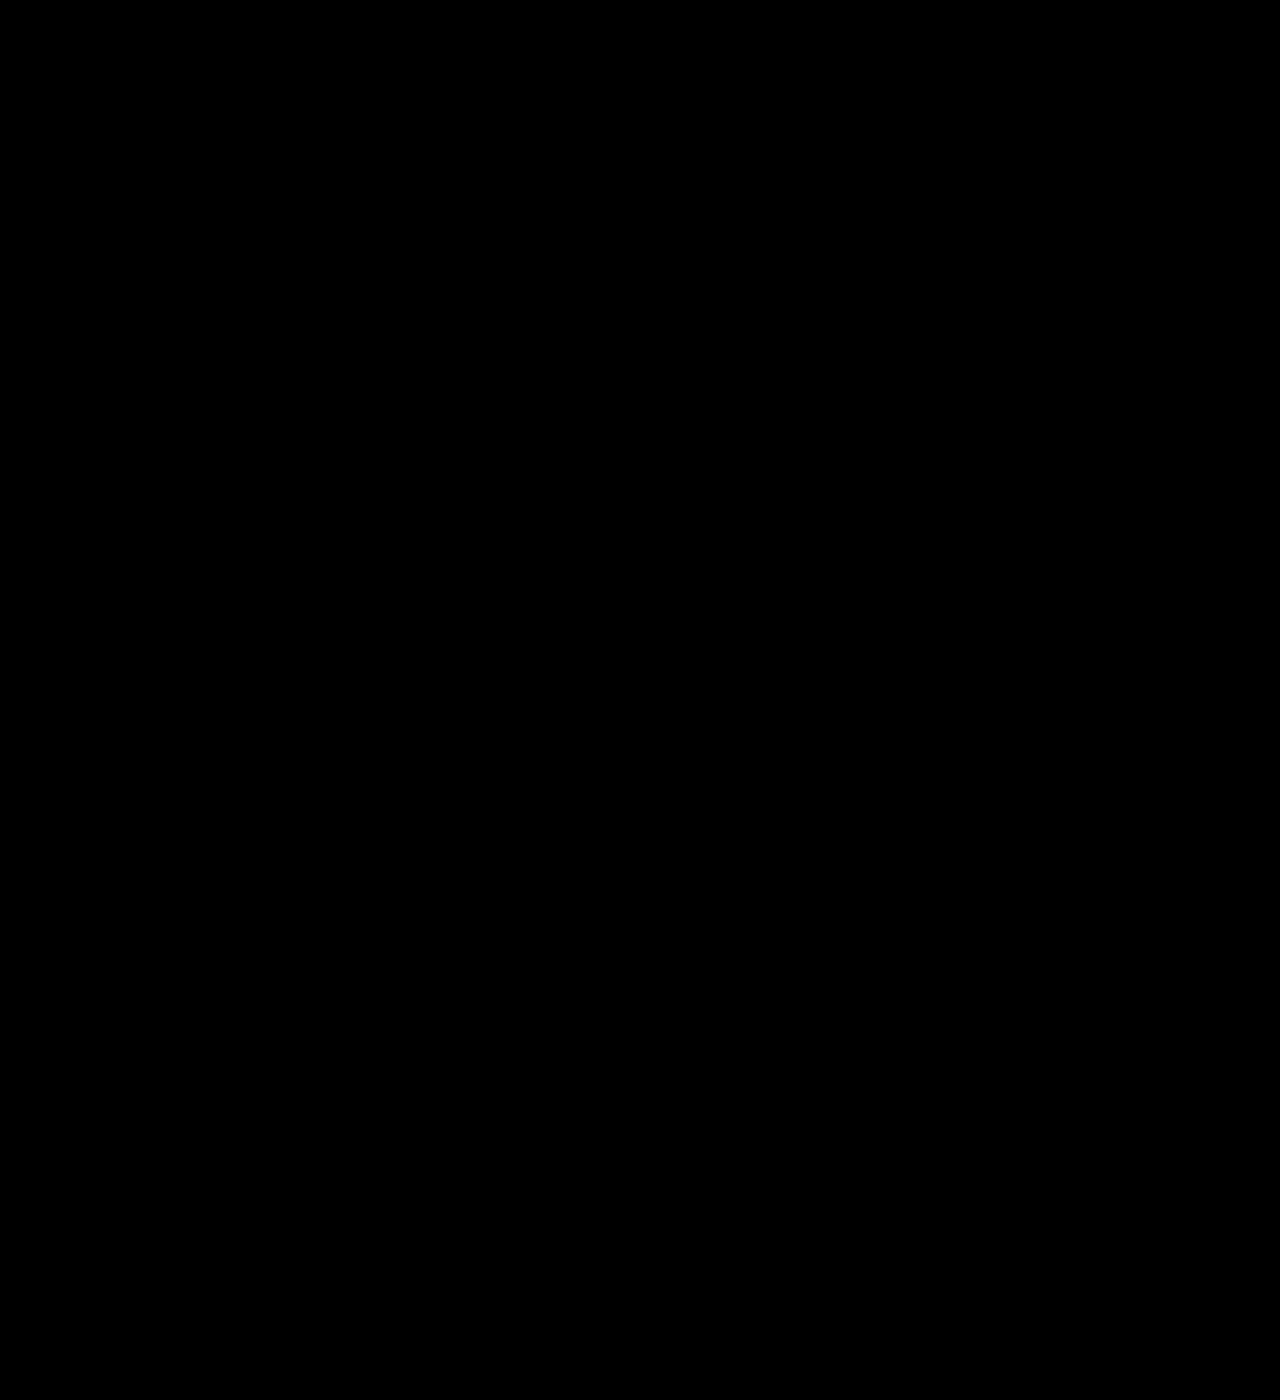
<file: demo-img.html>
<!DOCTYPE html>
<html lang="en">

<head>
    <style>
        body {
            background-color: #000;
            margin: 0;
            height: 3000px;
        }
        
        #A13 .chip {
            fill: #fff;
        }
        
        #A13 .text-bg {
            fill: #fff;
        }
        
        #A13 .chip-mask {
            fill: #000;
        }
        
        #chip-section {
            position: sticky;
            top: 0;
            width: 100%;
            height: 100vh;
            overflow: hidden;
        }
        
        video {
            height: 100vh;
            width: auto;
            position: relative;
            left: 50%;
            transform: translate(-50%, 0);
        }
        
        #the-chip {
            position: absolute;
            top: 50%;
            left: 50%;
            transform: translate(-50%, -50%);
            width: 100px;
            height: 100px;
            box-shadow: 0px 0px 0px 100vw black, 0px 0px 0px 30px black inset;
            z-index: 10;
            min-width: 100px;
            min-height: 100px;
            background-color: #000;
        }
        
        #the-chip.transparent {
            background-color: transparent;
        }
        
        #A13 {
            position: absolute;
            width: 100%;
            height: 100%;
            opacity: 0;
        }
        
        h1 {
            position: absolute;
            top: 0;
            left: 0;
            color: #fff;
            z-index: 20;
            font-family: Helvetica;
            font-size: 64px;
            letter-spacing: -1px;
            text-align: center;
            width: 100%;
            top: 50%;
            transform: translate(0, -50%);
            margin: 0;
        }
    </style>
</head>

<body>
    <section id="chip-section">
        <video src="https://www.apple.com/105/media/us/iphone-se/2020/90024c0f-285a-4bf5-af04-2c38de97b06e/anim/arcade-loop/large.mp4" muted playsinline autoplay loop></video>
        <h1 id="img">
            iPhone 11 Pro called.<br> It wants its chip back.
        </h1>
        <div id="the-chip">
            <svg viewBox="0 0 1000 1000" id="A13">
        <rect class="text-bg" x="78" y="307" width="843" height="387"></rect>
        <path d="M893.839695,31 L895.066071,31.0099354 C935.054114,31.6582805 967.348376,63.956556 967.990262,103.946169 L968,105.160305 L968,894.839695 L967.990065,896.066071 C967.341719,936.054114 935.043444,968.348376 895.053831,968.990262 L893.839695,969 L104.160305,969 L102.933929,968.990065 C62.9458856,968.341719 30.6516243,936.043444 30.0097379,896.053831 L30,894.839695 L30,105.160305 L30.0099354,103.933929 C30.6582805,63.9458856 62.956556,31.6516243 102.946169,31.0097379 L104.160305,31 L893.839695,31 Z M746.261438,399 C720.891068,399 697.908497,406.178571 686.267974,413.65625 L695.520697,446.558036 C703.281046,441.772321 719.995643,434.892857 735.814815,434.892857 C755.215686,434.892857 764.46841,443.566964 764.46841,455.232143 C764.46841,471.683036 745.366013,477.665179 730.143791,477.665179 L712.235294,477.665179 L712.235294,510.267857 L730.740741,510.267857 C750.738562,510.267857 769.840959,518.941964 769.840959,538.383929 C769.840959,552.741071 757.901961,564.107143 734.32244,564.107143 C715.816993,564.107143 697.311547,556.629464 689.252723,552.142857 L680,586.540179 C691.342048,593.419643 712.533769,600 737.605664,600 C786.854031,600 817,574.875 817,540.776786 C817,515.053571 798.196078,497.40625 774.915033,493.21875 L774.915033,492.620536 C798.793028,484.544643 810.433551,468.09375 810.433551,447.455357 C810.433551,420.834821 787.45098,399 746.261438,399 Z M486.512195,395 L427,395 L366,596 L412.717073,596 L427,544.408012 L484.429268,544.408012 L499.902439,596 L549,596 L486.512195,395 Z M644,402 L606.667785,402 L555,425.876923 L562.466443,459.901538 L599.5,442.292308 L600.097315,442.292308 L600.097315,596 L644,596 L644,402 Z M240.531042,404.280688 L237.283702,405.468274 C227.238818,409.107297 221.243767,410.93207 219.349668,410.93207 C216.554106,410.93207 210.17784,409.031898 200.247412,405.284905 L198.837992,404.763898 C189.530001,401.373803 181.984244,399.650292 176.164334,399.650292 C164.996112,399.837018 154.625512,402.75553 145.027551,408.482713 C135.647735,414.079741 128.110486,421.657892 122.392498,431.23034 L121.99652,431.901421 C114.661865,444.214093 111,458.907077 111,475.942715 C111,490.81457 113.715961,506.175987 119.133835,522.039516 C124.192702,536.726222 130.650134,549.608473 138.504565,560.717633 L139.862999,562.632356 C146.584254,572.026688 152.241437,578.731806 156.82169,582.747709 C164.32913,589.765174 171.850072,593.175357 179.394841,592.993063 L179.838678,592.978196 C184.897548,592.805595 191.514187,591.063893 199.727635,587.721741 C207.928586,584.395242 215.595715,582.747709 222.744623,582.747709 C229.561062,582.747709 237.015908,584.395242 245.127887,587.721741 C253.213333,591.063893 260.159327,592.711447 265.919035,592.711447 C273.942048,592.523152 281.434355,589.212369 288.42717,582.747709 C292.938164,578.809281 298.791526,571.716976 305.940438,561.470815 C311.185053,553.954856 315.711655,545.779887 319.535849,536.898823 C321.11236,533.133 322.595212,529.210267 324,525.114938 C317.771435,522.489722 312.148969,518.834501 307.090999,514.135332 L306.486749,513.56642 C294.982938,502.849509 289.129576,489.352176 288.957877,473.132468 C288.770571,452.309041 298.182783,436.076779 317.210116,424.487459 C306.580405,409.298642 290.59682,400.867905 269.32179,399.141902 C261.470478,398.4719 251.886573,400.172802 240.531042,404.280688 Z M454.966443,430 L455.557047,430 L458.400752,441.493321 C460.667056,450.623403 463.132186,460.315337 465.597315,468.571429 L478,511 L434,511 L445.812081,468.571429 C449.060403,457 452.013423,441.868132 454.966443,430 Z M269.735915,340 C263.351502,340.327936 256.563201,342.242941 249.386557,345.705743 C242.194375,349.220995 236.263544,353.627625 231.600286,358.927326 C222.259769,369.394476 217,382.196201 217,394.158222 C217,395.811495 217.107185,397.384794 217.292036,398.879663 C231.799116,400.04695 245.176874,392.649512 256.236994,379.84778 C265.401969,369.079203 270,357.444914 270,344.984462 C270,343.33164 269.922334,341.665768 269.735915,340 Z" class="chip-mask"></path>
        <path d="M894.279877,0 C952.083613,0 999.052244,46.3905942 999.985837,103.971847 L1000,105.720123 L1000,894.279877 C1000,952.083613 953.609406,999.052244 896.028153,999.985837 L894.279877,1000 L105.720123,1000 C47.9163872,1000 0.947755733,953.609406 0.0141634759,896.028153 L0,894.279877 L0,105.720123 C0,47.9163872 46.3905942,0.947755733 103.971847,0.0141634759 L105.720123,0 L894.279877,0 Z M892.997819,31 L105.002181,31 C64.5406078,31 31.6634119,63.4725801 31.0099142,103.77842 L31,105.002181 L31,892.997819 C31,933.459392 63.4725801,966.336588 103.77842,966.990086 L105.002181,967 L892.997819,967 C933.459392,967 966.336588,934.52742 966.990086,894.22158 L967,892.997819 L967,105.002181 C967,64.5406078 934.52742,31.6634119 894.22158,31.0099142 L892.997819,31 Z" class="chip"></path>
      </svg>
        </div>
    </section>
    <script>
        window.addEventListener('scroll', (e) => {
            let scrolled = document.documentElement.scrollTop / (document.documentElement.scrollHeight - document.documentElement.clientHeight)

            let $img = document.querySelector('#img')
            let $theChip = document.querySelector('#the-chip')
            let $A13 = document.querySelector('#A13')
            let $A13TextBg = document.querySelector('#the-chip .text-bg')

            $theChip.style.width = $theChip.style.height = document.documentElement.clientWidth * 20 * (scrolled * scrolled * scrolled) + 'px'

            if (scrolled <= 0.1) {
                $img.style.opacity = (0.1 - scrolled) / 0.1
                $img.style.marginTop = scrolled * 1000 * -1 + 'px'
                // $img.style.transform = rotate(30'deg')
            } else {
                $h1.style.opacity = 0
            }

            if (scrolled <= 0.2) {
                $A13.style.opacity = (scrolled - 0.1) / 0.1
            } else {
                $A13.style.opacity = 1
            }

            if (scrolled >= 0.5) {
                $A13TextBg.style.opacity = (1 - scrolled) / 0.5
                $theChip.classList.add('transparent')
            } else {
                $A13TextBg.style.opacity = 1
                $theChip.classList.remove('transparent')
            }

            if (scrolled >= 0.95) {
                $theChip.style.opacity = (1 - scrolled) / 0.05
            } else {
                $theChip.style.opacity = 1
            }

        })
    </script>
</body>

</html>
</file>
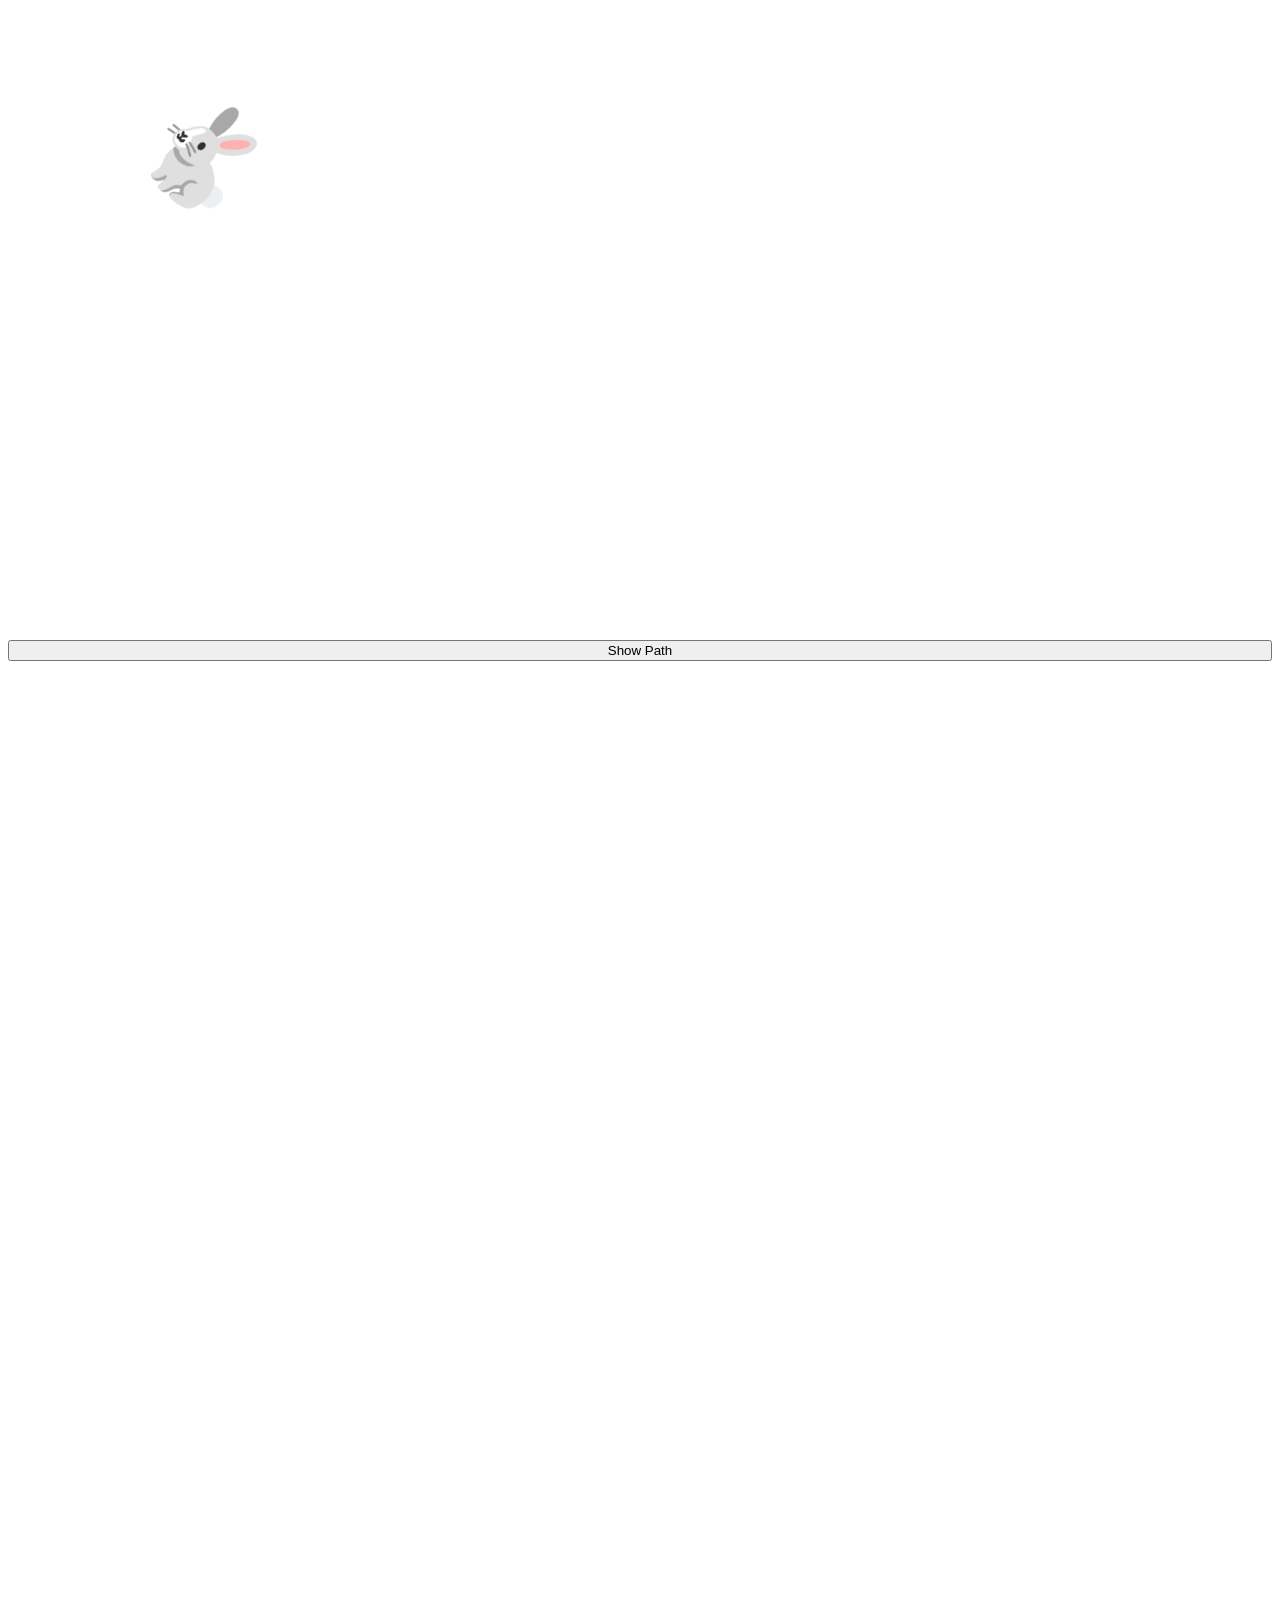
<file: demo-SVG.html>
<!DOCTYPE html>
<html lang="en">

<head>
    <style>
        /* @import url("https://fonts.googleapis.com/css2?family=Caveat:wght@700&display=swap"); */
        
        body {
            min-height: 200vh;
        }
        
        main {
            display: grid;
            /* max-width: 500px; */
            width: 100%;
            margin: 0 auto;
            overflow: hidden;
            grid-template-columns: 100%;
        }
        
        svg {
            display: block;
            height: 100%;
            justify-self: center;
        }
        
        pre {
            margin-block-start: 0;
            margin-block-end: 0;
            overflow: auto;
        }
        /* #hole {
          fill: rgb(75, 40, 40);
          stroke: rgb(153, 122, 122);
          stroke-width: 10;
        } */
        /* button {
          background-color: rgb(0, 114, 57);
          color: white;
          border: none;
          box-shadow: 0 0 3px 2px rgba(65, 44, 44, 0.5);
          font-weight: bold;
          padding: 10px;
          border-radius: 5px;
          width: 100px;
          justify-self: center;
        } */
        
        .show {
            stroke: red;
            stroke-width: 2;
        }
        
        h1 {
            font-family: caveat, cursive;
            font-size: 1.75em;
            justify-self: center;
        }
    </style>
</head>

<body>
    <main>
        <svg id="hole-svg" viewBox="0 0 200 100">
      <path id="spiral" style="fill:none" d="M20 20L100 100" />
      <text> <textPath id="rabbit" href="#spiral">🐇</textPath>
      </text>
    </svg>

        <button>Show Path</button>
        <script>
            //down the hole code
            let svg = document.getElementById("hole-svg");
            let button = document.querySelector("button");
            button.addEventListener("click", show);

            let spiralPath = document.getElementById("spiral");
            let spiralLength = spiralPath.getTotalLength();
            let rabbit = document.getElementById("rabbit");
            let scrollPosition = 0;

            function updateTextPathOffset(offset) {
                rabbit.setAttribute("startOffset", offset);
            }

            function move() {
                let margin = 10; //this is to ensure the text goes beyond the end of the path

                requestAnimationFrame(function() {
                    let scrollPosition = window.scrollY;

                    if (scrollPosition <= spiralLength + margin) {
                        updateTextPathOffset(scrollPosition);
                    }
                });
            }

            function show() {
                spiralPath.classList.toggle("show");
            }

            window.addEventListener("scroll", move);

            // //hopping code
            // let rabbitTextPath = document.getElementById("hopping-rabbit");
            // let hopInput = document.getElementById("hop-input");
            // let hopValue = document.getElementById("hop-value");

            // hopInput.addEventListener("change", function (event) {
            //   let newValue = event.target.value + "%";
            //   rabbitTextPath.setAttribute("startOffset", newValue);
            //   hopValue.textContent = 'startOffset="' + newValue + '"';
            // });
        </script>
</body>

</html>
</file>
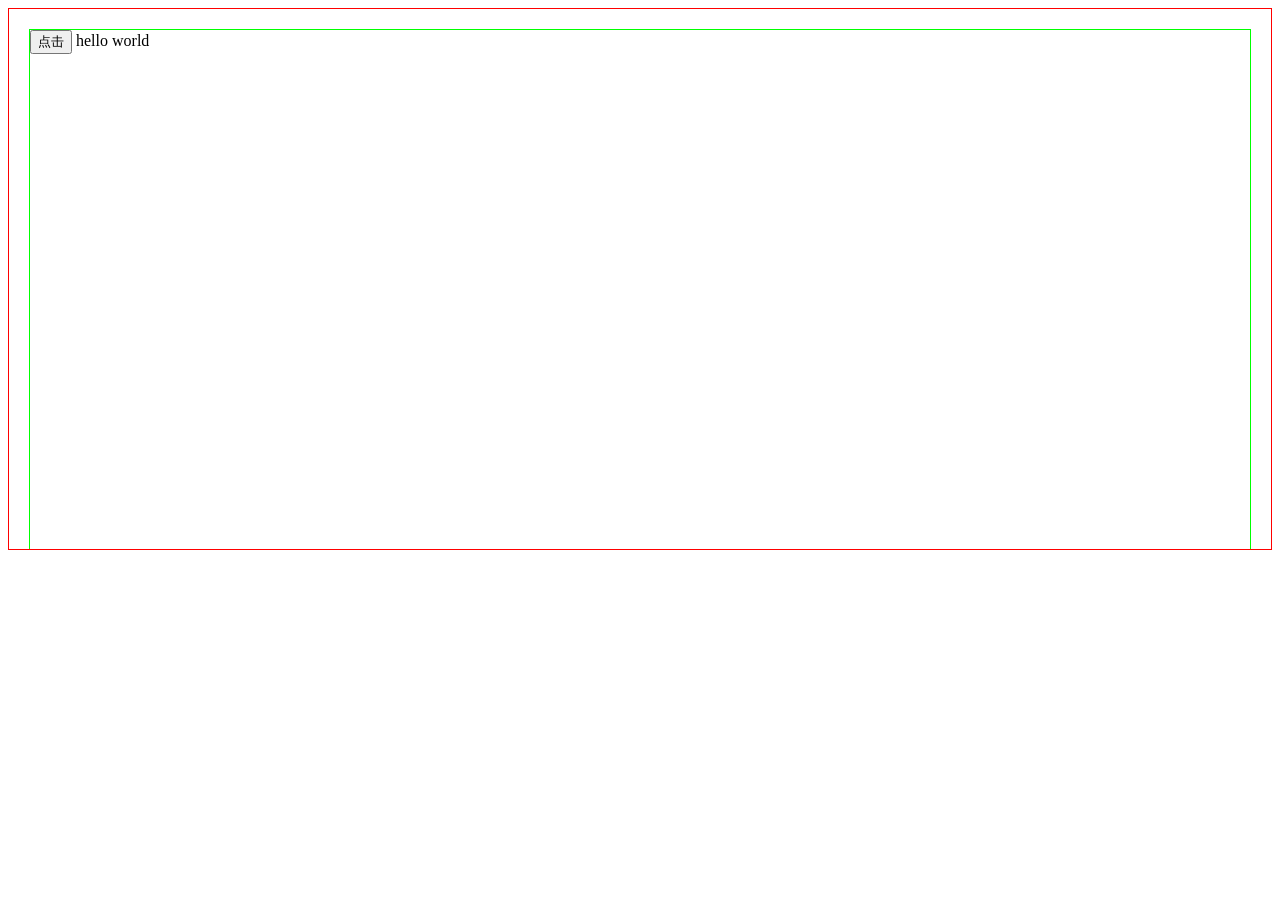
<file: 滚动定位demo.html>
<!DOCTYPE html>
<html lang="en">

<head>
    <meta charset="UTF-8">
    <meta http-equiv="X-UA-Compatible" content="IE=edge">
    <meta name="viewport" content="width=device-width, initial-scale=1.0">
    <title>Document</title>
    <style>
        div.parent {
            height: 500px;
            border: 1px solid #f00;
            padding: 20px;
            overflow-y: auto;
        }
        
        div.child {
            height: 1000px;
            margin-bottom: 50px;
            border: 1px solid #0f0;
        }
    </style>
</head>

<body>
    <div class="parent">
        <div class="child" id="demo1">
            <button id="jump">点击</button> hello world
        </div>
        <div class="child" id="demo2">
            hello world
            <button id="jumpTop">点击</button>
        </div>
    </div>
    <script>
        var parent = document.querySelector('.parent');
        let jump = document.querySelector('#jump')
        let jumpTop = document.querySelector('#jumpTop')
            /* @parems
                target  type: elemnt  元素值
                position  number | string  要滚动的位置  可以写 “top”, "bottom"
            */
        var timer = null;

        function scrollPosition(target, position) {
            // 父层元素的高度
            let height = window.getComputedStyle(target).height.replace('px', '');
            // 父元素可滚动的高度
            let scrollHegiht = target.scrollHeight;
            height = Number(height);
            // 取消一个通过调用requestAnimationFrame()方法添加到计划中的动画帧请求.
            cancelAnimationFrame(timer);
            // 判断滚动那个位置
            if (position == "top") {
                position = 0
                    /* requestAnimationFrame 会把每一帧中的所有DOM操作集中起来, 一般来说，这个频率为每秒60帧。 */
                timer = requestAnimationFrame(function sTop() {
                    var top = target.scrollTop;
                    if (top > position) {
                        //使用定时器，将scrollTop的值每次减少20（自行设置），直到减少到0，则滚动完毕
                        target.scrollTop = top - 20;
                        timer = requestAnimationFrame(sTop); //递归调用
                    } else {
                        cancelAnimationFrame(timer);
                    }
                });
            } else {
                if (position == "bottom") {
                    position = scrollHegiht - height - 100;
                }
                timer = requestAnimationFrame(function sTop() {
                    var top = target.scrollTop;
                    if (top < position) {
                        target.scrollTop = top + 20;
                        timer = requestAnimationFrame(sTop); //递归调用
                    } else {
                        cancelAnimationFrame(timer);
                    }
                });
            }
        }
        jump.addEventListener('click', () => scrollPosition(parent, 'bottom'), false);
        jumpTop.addEventListener('click', () => scrollPosition(parent, 'top'), false);
    </script>
</body>

</html>
</file>
<file: css/style-1.css>
@import"https://fonts.googleapis.com/css2?family=Poppins:wght@400;600;700&display=swap";
body,
html {
    margin: 0;
    padding: 0;
    height: 100%;
    color: #303049;
}

body,
button,
input,
textarea {
    font-family: Poppins, Helvetica, sans-serif
}

body {
    line-height: 1.7;
    font-size: 17px;
    font-feature-settings: "liga", "kern";
    text-rendering: optimizeLegibility;
    -webkit-font-smoothing: antialiased;
    -moz-osx-font-smoothing: grayscale;
    -webkit-tap-highlight-color: rgba(0, 0, 0, 0)
}

html {
    -webkit-text-size-adjust: 100%;
    -moz-text-size-adjust: 100%;
    text-size-adjust: 100%;
    box-sizing: border-box
}

*,
:after,
:before {
    box-sizing: inherit
}

ul {
    -webkit-padding-start: 0;
    -webkit-margin-before: 0;
    margin-block-start: 0;
    -webkit-margin-after: 0;
    margin-block-end: 0;
    list-style: none
}

::-moz-selection {
    background: rgba(0, 0, 0, .1)
}

::selection {
    background: rgba(0, 0, 0, .1)
}

h1,
h2,
h3,
h4,
h5,
p {
    margin: 0
}

h1 {
    font-size: 60px;
    font-weight: 700;
    line-height: 1.15em;
    letter-spacing: -.01em
}

h1 a {
    height: 84px
}

h1 a:hover svg {
    transform: translateX(6px)
}

h2 {
    font-size: 48px;
    font-weight: 700;
    line-height: 1.1em
}

h3 {
    font-size: 23px;
    font-weight: 800;
    line-height: 1.3em
}

h4 {
    font-size: 20px;
    font-weight: 600;
    line-height: 1.5em
}

h5 {
    font-weight: 600
}

h5,
p {
    font-size: 16px;
    opacity: .85;
    font-weight: 500;
}

p+p {
    margin-top: 20px
}

a {
    cursor: pointer;
    color: inherit;
    text-decoration: none;
    transition: opacity .3s ease, color .3s ease
}

a.cta {
    display: flex;
    align-items: center;
    position: relative
}

a.cta>svg {
    margin-top: .1em;
    margin-left: .2em;
    transition: transform .3s ease
}

a.cta:hover>svg {
    transform: translateX(3px)
}

a:hover {
    opacity: .6
}

p a {
    font-weight: 600
}

small {
    font-size: 14px
}

h1+p,
h2+p {
    margin-top: 20px
}

@media screen and (max-width:1023px) {
    h1 {
        font-size: 68px
    }
    h1 a {
        height: 75px
    }
    h1 svg {
        transform: scale(.9) translateX(-6px)
    }
    h1 a:hover svg {
        transform: scale(.9) translateX(0)
    }
    h4 {
        font-size: 18px;
    }
}

@media screen and (max-width:924px) {
    h1 {
        font-size: 58px
    }
    h1 a {
        height: 64px
    }
    h1 svg {
        transform: scale(.8) translateX(-10px)
    }
    h1 a:hover svg {
        transform: scale(.8) translateX(-4px)
    }
}

@media screen and (max-width:767px) {
    h1 {
        font-size: 48px
    }
    h1 a {
        height: 53px
    }
    h1 svg {
        transform: scale(.6) translateX(-20px)
    }
    h1 a:hover svg {
        transform: scale(.6) translateX(-14px)
    }
    h2 {
        font-size: 36px
    }
    h4 {
        font-size: 16px;
    }
}

@media screen and (max-width:599px) {
    h1 {
        font-size: 30px;
        line-height: 1.25em
    }
    h1 a {
        height: 32px
    }
    h1 svg {
        transform: scale(.4) translateX(-34px)
    }
    h1 a:hover svg {
        transform: scale(.4) translateX(-28px)
    }
    body,
    p {
        font-size: 16px
    }
}

@media screen and (max-width:374px) {
    h1 {
        font-size: 22px
    }
    h1 a {
        height: 28px
    }
    h1 svg {
        transform: scale(.3) translateX(-54px)
    }
    h1 a:hover svg {
        transform: scale(.3) translateX(-48px)
    }
    body,
    p {
        font-size: 15px
    }
}
</file>
<file: css/style-2.css>
.Banner_banner__tqmFn {
    position: fixed;
    display: flex;
    justify-content: center;
    align-items: center;
    background: #3750fe;
    color: #fff;
    top: 0;
    height: 50px;
    width: 100vw;
    padding: 0 40px;
    z-index: 900;
    font-size: 15px;
    overflow: hidden;
    white-space: nowrap
}

.Banner_banner__tqmFn a {
    font-weight: 600
}

.Banner_divider__GA_2n {
    width: 1px;
    height: 20px;
    background-color: hsla(0, 0%, 100%, .2);
    margin: 0 15px
}

@media screen and (max-width:599px) {
    .Banner_banner__tqmFn {
        font-size: 14px
    }
    .Banner_divider__GA_2n {
        margin: 0 10px
    }
    .Banner_hideMobile__tlehW {
        display: none
    }
}

.Content_content__enY_u {
    max-width: 1200px;
    margin: 0 auto
}

@media screen and (max-width:1280px) {
    .Content_content__enY_u {
        margin: 0px 40px
    }
}

@media screen and (max-width:1020px) {
    .Content_content__enY_u {
        margin: 0 40px
    }
}

@media screen and (max-width:768px) {
    .Content_content__enY_u {
        margin: 0 20px
    }
}

.Footer_footer__BcpJO {
    width: 100%;
    bottom: 0
}

.Footer_footer__BcpJO .Footer_note__VOn56 {
    font-size: 12px;
    text-align: center;
    padding: 25px;
    margin-bottom: 20px;
    position: relative
}

.Footer_footer__BcpJO .Footer_note__VOn56:after,
.Footer_footer__BcpJO .Footer_note__VOn56:before {
    position: absolute;
    content: "";
    display: block;
    width: 100%;
    height: 1px;
    left: 0;
    background: linear-gradient(90deg, transparent, rgba(0, 0, 0, .05), rgba(0, 0, 0, .05), transparent);
    margin-top: 10px;
    margin-bottom: 10px
}

.Footer_footer__BcpJO .Footer_note__VOn56:before {
    top: 0
}

.Footer_footer__BcpJO .Footer_note__VOn56:after {
    bottom: 0
}

.Footer_footer__BcpJO .Footer_list__ztgur {
    display: flex;
    justify-content: center;
    align-items: center;
    padding: 20px 0;
    color: #aaa;
    font-size: 12px
}

.Footer_footer__BcpJO .Footer_list__ztgur a:not(:last-child),
.Footer_footer__BcpJO .Footer_list__ztgur>div:not(:last-child) {
    margin-right: 20px
}

.Grid_grid__tdbxd {
    display: grid;
    grid-template-columns: repeat(3, 1fr);
    grid-gap: 40px;
    /* align-items: center; */
    margin: 80px auto;
}

.Grid_grid__tdbxd.Grid_centerY__sD297>div {
    display: flex;
    flex-direction: column;
    align-items: flex-start;
    justify-content: center
}

.Grid_grid__tdbxd.Grid_noGap__rH8q4 {
    grid-gap: 0
}

.Grid_grid__tdbxd .Grid_right__YOxK5 {
    grid-area: 1/2/span 1/span 1
}

@media screen and (max-width:1023px) {
    .Grid_grid__tdbxd {
        grid-template-columns: 1fr;
        grid-gap: 40px
    }
    .Grid_grid__tdbxd .Grid_right__YOxK5 {
        grid-area: 1/1/span 1/span 1
    }
}

.Current_current___4KYH {
    position: relative;
    display: flex;
    flex-direction: column;
    justify-content: center;
    align-items: center;
    padding: 140px 0;
    min-height: 100vh;
    background: url(../img/bg-gradient.png);
    background-position: 50%;
    background-size: cover;
    background-repeat: no-repeat;
    color: #fff
}

.Current_content__a5ZL1 {
    position: relative;
    z-index: 2
}

.Current_title__Qxu5c {
    margin-bottom: 100px
}

.Current_title__Qxu5c a {
    color: hsla(0, 0%, 100%, .6)
}

.Current_bgCircle__ZrLkx {
    position: absolute;
    top: 50%;
    left: 50%;
    max-width: 800px;
    max-height: 800px;
    min-width: 700px;
    min-height: 700px;
    width: 88vh;
    height: 88vh;
    transform: translateX(-50%) translateY(-50%);
    background: radial-gradient(227.4% 50% at 50% 50%, hsla(0, 0%, 100%, .1) 0, hsla(0, 0%, 100%, .5) 100%);
    opacity: .1;
    border-radius: 50%;
    transition: all 3s ease .2s
}

.Current_bgCircle__ZrLkx.Current_visible__XZdvn {
    transform: translateX(-80%) translateY(-50%);
    opacity: .2
}

.Current_bgCircle__ZrLkx.Current_visible__XZdvn:nth-child(2) {
    transform: translateX(-20%) translateY(-50%)
}

@media screen and (max-width:1023px) {
    .Current_current___4KYH {
        min-height: auto;
        padding: 80px 0
    }
    .Current_title__Qxu5c {
        margin-bottom: 60px
    }
    .Current_bgCircle__ZrLkx {
        display: none
    }
}

.IconMouse_dot__Ifkbq {
    -webkit-animation: IconMouse_animateDown___Cdsd 2s ease infinite;
    animation: IconMouse_animateDown___Cdsd 2s ease infinite;
    transform-origin: center top;
    transform: translateY(0) scaleY(.2)
}

@-webkit-keyframes IconMouse_animateDown___Cdsd {
    0% {
        transform: translateY(20%) scaleY(.3)
    }
    33% {
        transform: translateY(5%) scaleY(1)
    }
    66% {
        transform: translateY(40%) scaleY(.3)
    }
    to {
        transform: translateY(20%) scaleY(.3)
    }
}

@keyframes IconMouse_animateDown___Cdsd {
    0% {
        transform: translateY(20%) scaleY(.3)
    }
    33% {
        transform: translateY(5%) scaleY(1)
    }
    66% {
        transform: translateY(40%) scaleY(.3)
    }
    to {
        transform: translateY(20%) scaleY(.3)
    }
}

.Image_picture__8Cny_ {
    position: relative;
    display: inline;
    display: initial;
    height: auto
}

.Image_picture__8Cny_ div {
    display: contents
}

.Image_image__aSzJD {
    position: relative;
    display: block;
    -webkit-user-select: none;
    -moz-user-select: none;
    -ms-user-select: none;
    user-select: none;
    -webkit-user-drag: none;
    max-width: 100%;
    height: auto
}

.Image_image__aSzJD.cover {
    width: 100%;
    height: 100%;
    -o-object-fit: cover;
    object-fit: cover
}

.Navigation_nav__ZcOb0 {
    position: absolute;
    top: 0;
    width: 100%;
    justify-content: space-between;
    height: 30px;
    margin-top: 40px;
    z-index: 4;
    transition: all .2s ease
}

.Navigation_nav__ZcOb0,
.Navigation_profile__qmQXp,
.Navigation_profile__qmQXp>div {
    display: flex;
    align-items: center
}

.Navigation_profile__qmQXp p {
    white-space: nowrap;
    margin-left: 15px;
    font-size: 18px;
    font-weight: 900
}

.Navigation_list__7f_cF {
    display: flex;
    align-items: center;
    justify-content: flex-end;
    list-style: none
}

.Navigation_list__7f_cF li {
    transition: opacity .2s ease;
    margin-left: 40px;
    font-size: 15px;
}

.Navigation_list__7f_cF li a {
    display: flex;
    align-items: center;
    justify-content: center;
    height: 30px;
    width: 30px;
    /* background: #f3f3f3; */
    color: #010101;
    border-radius: 50px;
    transition: color .3s ease
}

.Navigation_list__7f_cF li a svg {
    margin-top: 0;
    margin-left: 0;
    -webkit-backface-visibility: hidden;
    backface-visibility: hidden
}

.Navigation_list__7f_cF li a:hover {
    opacity: 1;
    color: #3750fe
}

.Navigation_list__7f_cF li a:hover svg {
    transform: translateX(0)
}

.Navigation_list__7f_cF li a.Navigation_textLink__z5fWv {
    width: auto;
    /* padding: 0 10px; */
    font-size: 14px;
    line-height: 1;
    font-weight: 600
}

.Navigation_list__7f_cF li a.Navigation_textLink__z5fWv svg {
    margin-right: 6px
}

@media screen and (max-width:599px) {
    .Navigation_nav__ZcOb0 {
        margin-top: 20px
    }
    .Navigation_profile__qmQXp p {
        font-size: 14px
    }
}

@media screen and (max-width:374px) {
    .Navigation_hideMobile__qXjVt {
        display: none
    }
    .Navigation_list__7f_cF li {
        margin-left: 20px;
    }
}

.animate_animateInUp__jXBQp {
    -webkit-animation: animate_animateInUp__jXBQp .8s ease forwards;
    animation: animate_animateInUp__jXBQp .8s ease forwards;
    transform: translateY(60px);
    opacity: 0
}

.animate_animateInUp__jXBQp.animate_delay1__u6fBx {
    -webkit-animation-delay: .1s;
    animation-delay: .1s
}

.animate_animateInUp__jXBQp.animate_delay2__AOFNp {
    -webkit-animation-delay: .2s;
    animation-delay: .2s
}

.animate_animateInUp__jXBQp.animate_delay3__4SE1j {
    -webkit-animation-delay: .3s;
    animation-delay: .3s
}

.animate_animateInUp__jXBQp.animate_delay4__HEdmN {
    -webkit-animation-delay: .4s;
    animation-delay: .4s
}

.animate_animateInUp__jXBQp.animate_delay5__FPRzW {
    -webkit-animation-delay: .5s;
    animation-delay: .5s
}

.animate_animateInUp__jXBQp.animate_delay6__AEeqs {
    -webkit-animation-delay: .6s;
    animation-delay: .6s
}

.animate_animateInUp__jXBQp.animate_delay7__I3__p {
    -webkit-animation-delay: .7s;
    animation-delay: .7s
}

@-webkit-keyframes animate_animateInUp__jXBQp {
    to {
        transform: translateY(0);
        opacity: 1
    }
}

@keyframes animate_animateInUp__jXBQp {
    to {
        transform: translateY(0);
        opacity: 1
    }
}

.Hero_heroWrapper__H5_fD {
    /* margin-top: 50px; */
    position: relative
}

button {
    background-color: #3750fe;
    color: #ffffff;
    border: none;
    border-radius: 40px;
    padding: 12px 24px;
    font-size: 18px;
    font-weight: 600;
    margin-top: 2rem;
}

button a {
    color: #ffffff !important;
}

button a:hover {
    opacity: 1 !important;
}

button:hover {
    background-color: #1f38e0;
}

.Hero_hero__ebl2h {
    position: relative;
    display: flex;
    align-items: center;
    padding: 160px 0;
    min-height: calc(100vh - 50px)
}

.Hero_title__3tyiB {
    z-index: 2;
    text-align: center;
    width: 100%;
}

.Hero_title__3tyiB a {
    color: #3750fe
}

.Hero_scrollIndicator__nkyoy {
    position: absolute;
    left: 50%;
    margin-left: -9px;
    bottom: 20px
}

.Hero_cursor__QOxjm {
    position: absolute;
    right: -120px;
    bottom: 40px;
    z-index: 300;
    max-width: 240px;
    /* filter: drop-shadow(0 20px 17px rgba(254, 178, 2, .3)); */
}

.Hero_iconWrapper__DFF6G {
    position: absolute;
    left: 0;
    top: 0;
    width: 100%;
    height: 100%;
    overflow: hidden;
    animation: animate_animateInUp__jXBQp .8s ease forwards;
    transform: translateY(60px);
    opacity: 0;
}

.Hero_appIcon__qNQkp {
    position: absolute;
    z-index: 0;
    filter: drop-shadow(0 20px 17px rgba(0, 0, 0, .05))
}

.Hero_appIcon__qNQkp.Hero_framer__pA_g_ {
    right: -40px;
    top: 120px;
    transform: rotate(10deg);
    max-width: 240px;
}

.Hero_appIcon__qNQkp.Hero_blendle___zyH0 {
    left: -40px;
    bottom: 80px;
    transform: rotate(-8deg);
    max-width: 400px;
}

@media screen and (max-width:1280px) {
    .Hero_cursor__QOxjm {
        position: absolute;
        right: -20px;
        bottom: 20px
    }
}

@media screen and (max-width:1023px) {
    .Hero_hero__ebl2h {
        padding: 180px 0 200px
    }
}

@media screen and (max-width:768px) {
    .Hero_cursor__QOxjm {
        bottom: 50px
    }
    .Grid_grid__tdbxd {
        margin: 40px auto;
    }
}

@media screen and (max-width:599px) {
    .Hero_hero__ebl2h {
        padding: 0
    }
    .Hero_cursor__QOxjm,
    .Hero_scrollIndicator__nkyoy {
        display: none
    }
    .Hero_iconWrapper__DFF6G {
        overflow: hidden;
        height: calc(100% + 90px)
    }
    .Hero_appIcon__qNQkp {
        filter: drop-shadow(0 15px 14px rgba(0, 0, 0, .05))
    }
    .Hero_appIcon__qNQkp.Hero_framer__pA_g_ {
        right: -40px;
        top: 80px;
        width: 40%;
    }
    .Hero_appIcon__qNQkp.Hero_blendle___zyH0 {
        left: 0;
        /* bottom: 60px; */
        width: 40%;
    }
}

@media screen and (max-width:374px) {
    .Hero_iconWrapper__DFF6G {
        overflow: hidden;
        height: calc(100% + 140px)
    }
    .Hero_appIcon__qNQkp.Hero_framer__pA_g_ {
        right: -40px;
        top: -50px
    }
    .Hero_appIcon__qNQkp.Hero_blendle___zyH0 {
        left: -30px;
        bottom: 50px
    }
}

.Button_button__r_ga_ {
    display: inline-block;
    color: #fff;
    background: #000;
    height: 56px;
    flex-grow: 0;
    line-height: 56px;
    padding: 0 24px;
    font-size: 15px;
    font-weight: 600;
    border-radius: 60px;
    transition: all .2s ease;
    -webkit-user-select: none;
    -moz-user-select: none;
    -ms-user-select: none;
    user-select: none;
    text-align: center;
    white-space: nowrap;
    border: none;
    cursor: pointer;
    outline: none!important
}

.Button_button__r_ga_.Button_secondary__qa86Y {
    background: rgba(0, 0, 0, .05);
    color: #000
}

.Button_button__r_ga_.Button_secondary__qa86Y:hover {
    background: rgba(0, 0, 0, .15)
}

.Button_button__r_ga_.Button_light__q2lGh {
    background: #fff;
    color: #000
}

.Button_button__r_ga_.Button_faded__Qihs0 {
    background: hsla(0, 0%, 100%, .12);
    color: #fff
}

.Button_button__r_ga_.Button_disabled__17SJE {
    opacity: .2
}

.Button_button__r_ga_.Button_disabled__17SJE:hover {
    opacity: .2!important
}

.Button_button__r_ga_.Button_stretch__m__PZ {
    width: 100%
}

.Button_button__r_ga_:hover {
    opacity: .8
}

.Button_button__r_ga_ svg {
    display: inline-block;
    vertical-align: middle;
    margin-bottom: 2px;
    margin-right: 10px
}

.Button_spinner__Cv2Y8 {
    display: inline-block;
    background: url(/images/spinner@2x.png);
    -webkit-animation: Button_rotate__HTnbO 1.5s linear infinite;
    animation: Button_rotate__HTnbO 1.5s linear infinite;
    background-size: 18px;
    background-position: 50%;
    background-repeat: no-repeat;
    height: 100%;
    width: 100%
}

@-webkit-keyframes Button_rotate__HTnbO {
    0% {
        transform: rotate(0deg)
    }
    to {
        transform: rotate(1turn)
    }
}

@keyframes Button_rotate__HTnbO {
    0% {
        transform: rotate(0deg)
    }
    to {
        transform: rotate(1turn)
    }
}

.Button_button__r_ga_+.Button_button__r_ga_ {
    margin-left: 15px
}

@media screen and (max-width:768px) {
    .Button_button__r_ga_.Button_stretchMobile__tvNv_ {
        width: 100%
    }
    .Button_button__r_ga_:hover {
        opacity: 1
    }
    .Button_button__r_ga_+.Button_button__r_ga_ {
        margin-left: 0;
        margin-top: 15px
    }
}

.Navigation_nav__RL8pk {
    width: 100%;
    display: flex;
    align-items: center;
    justify-content: center;
    z-index: 998;
    transition: all .2s ease
}

.Navigation_nav__RL8pk.Navigation_light__UXbGa {
    color: #fff
}

.Navigation_list__AcBTy {
    display: flex;
    align-items: center;
    justify-content: center;
    list-style: none
}

.Navigation_list__AcBTy li {
    font-size: 15px
}

.Navigation_list__AcBTy li a {
    opacity: .5
}

.Navigation_list__AcBTy li a:hover,
.Navigation_list__AcBTy li.Navigation_active__v1w9t a {
    opacity: 1
}

.Navigation_list__AcBTy li:not(:first-child) {
    margin-left: 30px
}

.YoutubePlayer_youtubePlayer__GfIgT {
    position: fixed;
    width: 100vw;
    height: 100vh;
    top: 0;
    left: 0;
    bottom: 0;
    display: flex;
    align-items: center;
    justify-content: center;
    -webkit-user-select: none;
    -moz-user-select: none;
    -ms-user-select: none;
    user-select: none;
    cursor: pointer;
    border-radius: 0;
    background: #000;
    overflow: hidden;
    z-index: 998
}

@media screen and (max-width:768px) {
    .YoutubePlayer_youtubePlayer__GfIgT {
        width: 100%
    }
}

.YoutubePlayer_youtubePlayer__GfIgT .YoutubePlayer_overlay__cjBhR {
    position: absolute;
    display: flex;
    justify-content: center;
    align-items: center;
    height: 100%;
    width: 100%;
    z-index: 3;
    left: 0;
    top: 0
}

.YoutubePlayer_youtubePlayer__GfIgT .YoutubePlayer_overlay__cjBhR .YoutubePlayer_button__7gz4k {
    background: rgba(0, 0, 0, .7);
    transition: all .3s ease;
    color: #fff;
    height: 56px;
    line-height: 56px;
    padding: 0 24px;
    font-size: 15px;
    font-weight: 600;
    border-radius: 60px;
    opacity: 0
}

.YoutubePlayer_youtubePlayer__GfIgT .YoutubePlayer_overlay__cjBhR .YoutubePlayer_button__7gz4k:hover {
    background: rgba(0, 0, 0, .9)
}

.YoutubePlayer_youtubePlayer__GfIgT .YoutubePlayer_overlay__cjBhR .YoutubePlayer_button__7gz4k .YoutubePlayer_hideDesktop__3Szpo {
    display: none
}

.YoutubePlayer_youtubePlayer__GfIgT .YoutubePlayer_overlay__cjBhR.YoutubePlayer_moved__OCXRD .YoutubePlayer_button__7gz4k {
    opacity: 1
}

.YoutubePlayer_youtubePlayer__GfIgT .YoutubePlayer_videoPlayer__wwlI1 {
    position: relative;
    width: 100%;
    padding-bottom: 56.25%;
    overflow: hidden;
    pointer-events: none;
    z-index: 1
}

.YoutubePlayer_youtubePlayer__GfIgT .YoutubePlayer_videoPlayer__wwlI1 .YoutubePlayer_videoContainer__yrJqW {
    width: 300%;
    left: -100%
}

.YoutubePlayer_youtubePlayer__GfIgT .YoutubePlayer_videoPlayer__wwlI1 iframe {
    position: absolute;
    top: 0;
    left: 0;
    width: 100%;
    height: 100%
}

@media screen and (max-width:768px) {
    .YoutubePlayer_youtubePlayer__GfIgT {
        pointer-events: none
    }
    .YoutubePlayer_youtubePlayer__GfIgT .YoutubePlayer_videoPlayer__wwlI1 {
        pointer-events: all
    }
    .YoutubePlayer_youtubePlayer__GfIgT .YoutubePlayer_overlay__cjBhR {
        align-items: flex-end;
        padding-bottom: 80px
    }
    .YoutubePlayer_youtubePlayer__GfIgT .YoutubePlayer_overlay__cjBhR .YoutubePlayer_button__7gz4k {
        opacity: 1;
        background: hsla(0, 0%, 100%, .15);
        color: #fff;
        pointer-events: all
    }
    .YoutubePlayer_youtubePlayer__GfIgT .YoutubePlayer_overlay__cjBhR .YoutubePlayer_button__7gz4k .YoutubePlayer_hideDesktop__3Szpo {
        display: inline-block
    }
    .YoutubePlayer_youtubePlayer__GfIgT .YoutubePlayer_overlay__cjBhR .YoutubePlayer_button__7gz4k .YoutubePlayer_hideMobile__njcSJ {
        display: none
    }
}

.icons_page__wBztb {
    position: relative;
    background: #f5f5f5;
    min-height: 100vh;
    padding: 100px 0 0;
    width: 100vw;
    overflow: hidden
}

.icons_title__3bV59 {
    text-align: center;
    max-width: 860px;
    margin: 80px auto 0
}

.icons_title__3bV59 a {
    justify-content: center;
    color: #3750fe
}

.icons_title__3bV59 a svg {
    margin-top: 0
}

.icons_title__3bV59 a:hover svg {
    -webkit-animation: icons_animateDownUp__jTvMa .8s ease forwards;
    animation: icons_animateDownUp__jTvMa .8s ease forwards
}

@-webkit-keyframes icons_animateDownUp__jTvMa {
    0% {
        transform: translateY(0)
    }
    50% {
        transform: translateY(20%)
    }
    to {
        transform: translateY(0)
    }
}

@keyframes icons_animateDownUp__jTvMa {
    0% {
        transform: translateY(0)
    }
    50% {
        transform: translateY(20%)
    }
    to {
        transform: translateY(0)
    }
}

.icons_ctaWrapper__Z6HdY {
    display: none;
    align-items: center;
    justify-content: center;
    margin: 40px auto
}

.icons_checkList__p_G7C {
    display: flex;
    align-items: center;
    justify-content: center;
    font-size: 15px;
    padding: 60px 0 0
}

.icons_checkList__p_G7C div {
    display: flex;
    align-items: center;
    color: #666;
    line-height: 1em
}

.icons_checkList__p_G7C div:not(:first-child) {
    margin-left: 40px
}

.icons_checkList__p_G7C div svg {
    margin-right: 10px
}

.icons_iconGrid__OT_Oe {
    position: relative;
    display: grid;
    grid-template-columns: repeat(9, 128px);
    justify-content: center;
    grid-row-gap: 55px;
    grid-column-gap: 56px;
    margin: 120px auto;
    cursor: default
}

.icons_iconGrid__OT_Oe:hover .icons_ctaInline__va2e4 {
    color: #3750fe
}

.icons_iconGrid__OT_Oe .icons_ctaInline__va2e4 {
    position: absolute;
    display: flex;
    align-items: center;
    justify-content: center;
    width: 100%;
    height: 100%;
    padding-bottom: 11px;
    z-index: 2;
    color: #666;
    transition: color .3s ease;
    cursor: pointer
}

.icons_iconGrid__OT_Oe .icons_ctaInline__va2e4 svg {
    margin-right: 8px
}

.icons_iconGrid__OT_Oe .icons_ctaInline__va2e4 span {
    font-weight: 600;
    font-size: 15px;
    line-height: 1em
}

@media screen and (max-width:1400px) {
    .icons_iconGrid__OT_Oe {
        grid-row-gap: 55px;
        grid-column-gap: 40px
    }
}

@media screen and (max-width:1200px) {
    .icons_iconGrid__OT_Oe {
        grid-template-columns: repeat(6, 128px);
        pointer-events: none
    }
    .icons_iconGrid__OT_Oe .icons_ctaInline__va2e4,
    .icons_title__3bV59 .icons_titleCta__MYogd {
        display: none
    }
    .icons_ctaWrapper__Z6HdY {
        display: flex
    }
    .icons_checkList__p_G7C {
        padding: 20px 0 0
    }
}

@media screen and (max-width:860px) {
    .icons_iconGrid__OT_Oe {
        grid-template-columns: repeat(3, 128px);
        grid-row-gap: 39px;
        grid-column-gap: 50px;
        margin: 80px auto 120px
    }
}

@media screen and (max-width:768px) {
    .icons_ctaWrapper__Z6HdY {
        flex-direction: column
    }
}

@media screen and (max-width:599px) {
    .icons_iconGrid__OT_Oe {
        grid-template-columns: repeat(3, 128px);
        grid-row-gap: 9px;
        grid-column-gap: 20px
    }
    .icons_checkList__p_G7C .icons_hideMobile__llqWa {
        display: none
    }
}

@media screen and (max-width:424px) {
    .icons_iconGrid__OT_Oe {
        grid-template-columns: repeat(3, 96px);
        grid-row-gap: 9px;
        grid-column-gap: 20px
    }
}

@media screen and (max-width:374px) {
    .icons_iconGrid__OT_Oe {
        grid-template-columns: repeat(3, 64px);
        grid-row-gap: 9px;
        grid-column-gap: 20px
    }
}

.Icons_icons__6AOHq {
    position: relative;
    padding: 140px 0;
    background: #ffffff;
    width: 100vw;
    overflow: hidden
}

.Icons_title__jHmZB {
    text-align: center;
    max-width: 840px;
    margin: 0 auto
}

.Icons_title__jHmZB a {
    justify-content: center;
    color: #3750fe
}

.Icons_iconGrid__S5IPK {
    display: grid;
    grid-template-columns: repeat(9, 128px);
    justify-content: center;
    grid-row-gap: 45px;
    grid-column-gap: 56px;
    margin: 100px auto 0
}

@media screen and (max-width:1400px) {
    .Icons_iconGrid__S5IPK {
        grid-row-gap: 29px;
        grid-column-gap: 40px
    }
}

@media screen and (max-width:1200px) {
    .Icons_iconGrid__S5IPK {
        grid-template-columns: repeat(6, 128px)
    }
}

@media screen and (max-width:1023px) {
    .Icons_icons__6AOHq {
        padding: 80px 0
    }
    .Icons_iconGrid__S5IPK {
        margin: 80px auto 0
    }
}

@media screen and (max-width:860px) {
    .Icons_iconGrid__S5IPK {
        grid-template-columns: repeat(3, 128px);
        grid-row-gap: 39px;
        grid-column-gap: 50px
    }
}

@media screen and (max-width:599px) {
    .Icons_iconGrid__S5IPK {
        grid-template-columns: repeat(3, 128px);
        grid-row-gap: 9px;
        grid-column-gap: 20px;
        margin: 80px auto 0
    }
}

@media screen and (max-width:424px) {
    .Icons_iconGrid__S5IPK {
        grid-template-columns: repeat(3, 96px);
        grid-row-gap: 9px;
        grid-column-gap: 20px
    }
}

@media screen and (max-width:374px) {
    .Icons_iconGrid__S5IPK {
        grid-template-columns: repeat(3, 64px);
        grid-row-gap: 9px;
        grid-column-gap: 20px;
        margin: 60px auto 0
    }
}

.Previously_history__OlaVV {
    /* background: #fafafa; */
    background: linear-gradient(180deg, #ffffff00, #fafafa);
    padding: 140px 0;
    width: 100vw;
    overflow: hidden
}

.Previously_history__OlaVV p {
    margin-top: 10px;
    color: #666;
}

.Previously_title__vzzut a {
    display: inline;
    color: #3750fe
}

.Previously_visual__7dzOz {
    position: relative;
    width: 1200px;
    margin: 80px auto 200px auto;
}

.Previously_visual__7dzOz .Previously_artboardWrapper__2rI2m {
    position: absolute;
    z-index: 2;
    top: 285px;
    right: -20px;
    left: 72.5%;
    margin-left: -156px
}

.Previously_visual__7dzOz .Previously_artboard__r1xG_ {
    border-radius: 5px;
    overflow: hidden;
    box-shadow: 0 20px 50px rgba(0, 0, 0, .1)
}

.Previously_visual__7dzOz .Previously_appWindow__6f_hA {
    width: 100%;
    border-radius: 10px;
    overflow: hidden;
    box-shadow: 0 20px 80px rgba(0, 0, 0, .1)
}

@media screen and (max-width:1280px) {
    .Previously_visual__7dzOz {
        width: calc(100% - 80px);
        margin: 80px 40px
    }
    .Previously_visual__7dzOz .Previously_artboardWrapper__2rI2m {
        top: 32%;
        margin-left: -12vw
    }
    .Previously_visual__7dzOz .Previously_artboard__r1xG_ {
        /* width: 24vw */
    }
}

@media screen and (max-width:1023px) {
    .Previously_history__OlaVV {
        padding: 80px 0
    }
    .Previously_visual__7dzOz {
        margin: 60px auto
    }
    .Previously_visual__7dzOz .Previously_artboardWrapper__2rI2m {
        top: 30%
    }
    .Previously_visual__7dzOz .Previously_artboard__r1xG_ {
        /* border-radius: 12px */
    }
}

@media screen and (max-width:768px) {
    .Previously_visual__7dzOz {
        margin-left: 20px;
        width: calc(100% - 40px)
    }
    .Previously_visual__7dzOz .Previously_artboardWrapper__2rI2m {
        top: 22%
    }
}

@media screen and (max-width:374px) {
    .Previously_history__OlaVV {
        padding: 100px 0 80px
    }
    .Previously_visual__7dzOz {
        margin: 40px auto
    }
    .Previously_visual__7dzOz .Previously_artboardWrapper__2rI2m {
        top: 6%
    }
    .Previously_visual__7dzOz .Previously_artboard__r1xG_ {
        /* border-radius: 8px */
    }
}

.Timeline_timeline__RBMdZ {
    background: #f5f5f5;
    padding: 140px 0;
    box-shadow: 0 -1px 0 rgba(0, 0, 0, .05)
}

.Timeline_listItem__EMaQL {
    display: flex;
    align-items: center;
    background-color: #ffffff;
    padding: 32px 24px;
    border-radius: 10px;
}

.Timeline_listItem__EMaQL:not(:last-child) {
    margin-bottom: 50px
}

.Timeline_listItem__EMaQL .Timeline_logo__Ew6MI {
    display: flex;
    align-items: center;
    justify-content: center;
    color: #fff;
    height: 60px;
    width: 60px;
    border-radius: 50%;
    margin-right: 20px
}

.Timeline_listItem__EMaQL h4 {
    transition: color .2s ease;
    color: #000
}

.Timeline_listItem__EMaQL p {
    color: #666
}

.Timeline_listItem__EMaQL svg {
    transition: transform .3s ease
}

.Timeline_listItem__EMaQL:hover {
    opacity: 1;
    background-color: #ffffff;
    padding: 32px 24px;
    border-radius: 10px;
    box-shadow: 0 8px 10px rgba(0, 0, 0, .05);
    transform: translate(0, -15px);
    transition: .2s;
}

.Timeline_listItem__EMaQL:hover h4 {
    color: inherit
}

.Timeline_listItem__EMaQL:hover svg {
    transform: scale(1.12)
}

@media screen and (max-width:1023px) {
    .Timeline_timeline__RBMdZ {
        padding: 80px 0
    }
    .Timeline_list__NDwKL {
        /* padding-top: 30px */
    }
}

.index_page__r8Aeo {
    max-width: 100vw;
    overflow: hidden
}

.bgdot {
    background-image: url(img/dot.svg);
    background-position: 2px 2px;
}
</file>
